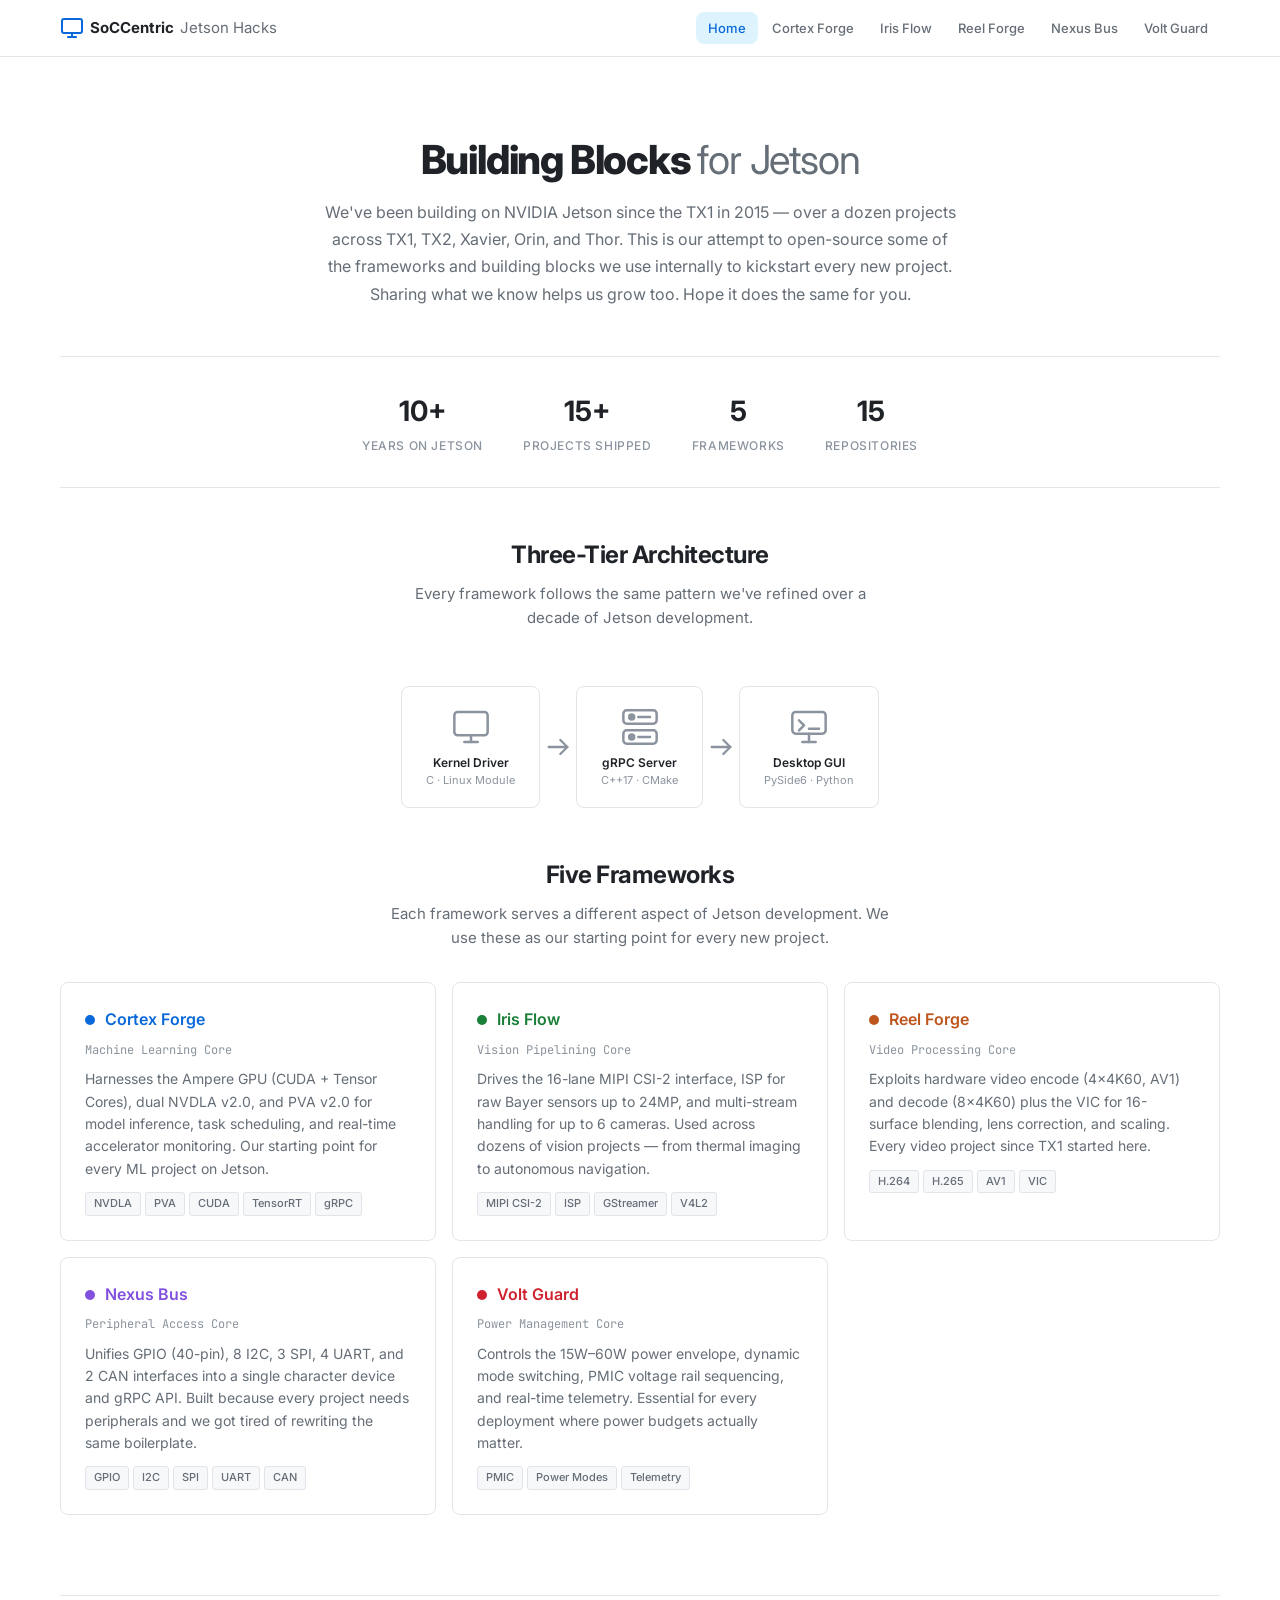
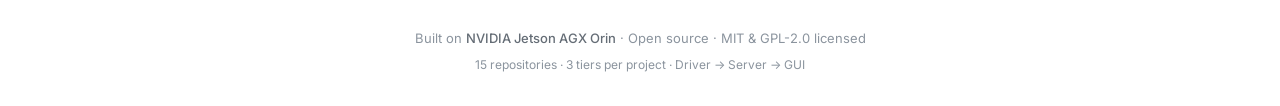
<file: index.html>
<!DOCTYPE html>
<html lang="en">
<head>
  <meta charset="UTF-8">
  <meta name="viewport" content="width=device-width, initial-scale=1.0">
  <title>SoCCentric Jetson Hacks — Building Blocks for Jetson</title>
  <link rel="stylesheet" href="style.css">
  <link rel="icon" type="image/svg+xml" href="data:image/svg+xml,<svg xmlns='http://www.w3.org/2000/svg' viewBox='0 0 100 100'><text y='.9em' font-size='90' fill='%230969da'>⚡</text></svg>">
</head>
<body>

  <nav class="nav">
    <div class="nav-inner">
      <a href="index.html" class="nav-logo">
        <svg class="logo-icon" viewBox="0 0 24 24" fill="none" stroke="currentColor" stroke-width="2" stroke-linecap="round" stroke-linejoin="round">
          <rect x="2" y="3" width="20" height="14" rx="2"/><line x1="8" y1="21" x2="16" y2="21"/><line x1="12" y1="17" x2="12" y2="21"/>
        </svg>
        SoCCentric <span>Jetson Hacks</span>
      </a>
      <ul class="nav-links">
        <li><a href="index.html" class="active">Home</a></li>
        <li><a href="cortex-forge.html">Cortex Forge</a></li>
        <li><a href="iris-flow.html">Iris Flow</a></li>
        <li><a href="reel-forge.html">Reel Forge</a></li>
        <li><a href="nexus-bus.html">Nexus Bus</a></li>
        <li><a href="volt-guard.html">Volt Guard</a></li>
      </ul>
    </div>
  </nav>

  <div class="container">

    <div class="hero">
      <h1>Building Blocks <span>for Jetson</span></h1>
      <p>We've been building on NVIDIA Jetson since the TX1 in 2015 — over a dozen projects across TX1, TX2, Xavier, Orin, and Thor. This is our attempt to open-source some of the frameworks and building blocks we use internally to kickstart every new project. Sharing what we know helps us grow too. Hope it does the same for you.</p>
    </div>

    <div class="stats">
      <div class="stat-item">
        <div class="stat-num">10+</div>
        <div class="stat-label">Years on Jetson</div>
      </div>
      <div class="stat-item">
        <div class="stat-num">15+</div>
        <div class="stat-label">Projects Shipped</div>
      </div>
      <div class="stat-item">
        <div class="stat-num">5</div>
        <div class="stat-label">Frameworks</div>
      </div>
      <div class="stat-item">
        <div class="stat-num">15</div>
        <div class="stat-label">Repositories</div>
      </div>
    </div>

    <div class="section-header">
      <h2>Three-Tier Architecture</h2>
      <p>Every framework follows the same pattern we've refined over a decade of Jetson development.</p>
    </div>

    <div class="flow-track">
      <div class="flow-step">
        <svg class="step-icon" viewBox="0 0 24 24" fill="none" stroke="currentColor" stroke-width="1.5" stroke-linecap="round" stroke-linejoin="round">
          <rect x="2" y="3" width="20" height="14" rx="2"/><line x1="8" y1="21" x2="16" y2="21"/><line x1="12" y1="17" x2="12" y2="21"/>
        </svg>
        <span class="step-label">Kernel Driver<small>C · Linux Module</small></span>
      </div>
      <div class="flow-connector">
        <svg viewBox="0 0 24 24" fill="none" stroke="currentColor" stroke-width="2" stroke-linecap="round" stroke-linejoin="round"><path d="M4 12h16"/><polyline points="14 6 20 12 14 18"/></svg>
      </div>
      <div class="flow-step">
        <svg class="step-icon" viewBox="0 0 24 24" fill="none" stroke="currentColor" stroke-width="1.5" stroke-linecap="round" stroke-linejoin="round">
          <rect x="2" y="2" width="20" height="8" rx="2"/><rect x="2" y="14" width="20" height="8" rx="2"/><circle cx="7" cy="6" r="1.5" fill="currentColor"/><circle cx="7" cy="18" r="1.5" fill="currentColor"/><line x1="11" y1="6" x2="18" y2="6"/><line x1="11" y1="18" x2="18" y2="18"/>
        </svg>
        <span class="step-label">gRPC Server<small>C++17 · CMake</small></span>
      </div>
      <div class="flow-connector">
        <svg viewBox="0 0 24 24" fill="none" stroke="currentColor" stroke-width="2" stroke-linecap="round" stroke-linejoin="round"><path d="M4 12h16"/><polyline points="14 6 20 12 14 18"/></svg>
      </div>
      <div class="flow-step">
        <svg class="step-icon" viewBox="0 0 24 24" fill="none" stroke="currentColor" stroke-width="1.5" stroke-linecap="round" stroke-linejoin="round">
          <rect x="2" y="3" width="20" height="13" rx="2"/><line x1="8" y1="21" x2="16" y2="21"/><line x1="12" y1="16" x2="12" y2="21"/><polyline points="6 8 9 11 6 14"/><line x1="12" y1="13" x2="18" y2="13"/>
        </svg>
        <span class="step-label">Desktop GUI<small>PySide6 · Python</small></span>
      </div>
    </div>

    <div class="section-header">
      <h2>Five Frameworks</h2>
      <p>Each framework serves a different aspect of Jetson development. We use these as our starting point for every new project.</p>
    </div>

    <div class="projects">

      <a href="cortex-forge.html" class="project-card">
        <div class="card-top">
          <div class="color-dot" style="background:var(--cf)"></div>
          <h2 style="color:var(--cf)">Cortex Forge</h2>
        </div>
        <div class="card-subtitle">Machine Learning Core</div>
        <p class="summary">Harnesses the Ampere GPU (CUDA + Tensor Cores), dual NVDLA v2.0, and PVA v2.0 for model inference, task scheduling, and real-time accelerator monitoring. Our starting point for every ML project on Jetson.</p>
        <div class="tags">
          <span class="tag">NVDLA</span>
          <span class="tag">PVA</span>
          <span class="tag">CUDA</span>
          <span class="tag">TensorRT</span>
          <span class="tag">gRPC</span>
        </div>
      </a>

      <a href="iris-flow.html" class="project-card">
        <div class="card-top">
          <div class="color-dot" style="background:var(--if)"></div>
          <h2 style="color:var(--if)">Iris Flow</h2>
        </div>
        <div class="card-subtitle">Vision Pipelining Core</div>
        <p class="summary">Drives the 16-lane MIPI CSI-2 interface, ISP for raw Bayer sensors up to 24MP, and multi-stream handling for up to 6 cameras. Used across dozens of vision projects — from thermal imaging to autonomous navigation.</p>
        <div class="tags">
          <span class="tag">MIPI CSI-2</span>
          <span class="tag">ISP</span>
          <span class="tag">GStreamer</span>
          <span class="tag">V4L2</span>
        </div>
      </a>

      <a href="reel-forge.html" class="project-card">
        <div class="card-top">
          <div class="color-dot" style="background:var(--rf)"></div>
          <h2 style="color:var(--rf)">Reel Forge</h2>
        </div>
        <div class="card-subtitle">Video Processing Core</div>
        <p class="summary">Exploits hardware video encode (4×4K60, AV1) and decode (8×4K60) plus the VIC for 16-surface blending, lens correction, and scaling. Every video project since TX1 started here.</p>
        <div class="tags">
          <span class="tag">H.264</span>
          <span class="tag">H.265</span>
          <span class="tag">AV1</span>
          <span class="tag">VIC</span>
        </div>
      </a>

      <a href="nexus-bus.html" class="project-card">
        <div class="card-top">
          <div class="color-dot" style="background:var(--nb)"></div>
          <h2 style="color:var(--nb)">Nexus Bus</h2>
        </div>
        <div class="card-subtitle">Peripheral Access Core</div>
        <p class="summary">Unifies GPIO (40-pin), 8 I2C, 3 SPI, 4 UART, and 2 CAN interfaces into a single character device and gRPC API. Built because every project needs peripherals and we got tired of rewriting the same boilerplate.</p>
        <div class="tags">
          <span class="tag">GPIO</span>
          <span class="tag">I2C</span>
          <span class="tag">SPI</span>
          <span class="tag">UART</span>
          <span class="tag">CAN</span>
        </div>
      </a>

      <a href="volt-guard.html" class="project-card">
        <div class="card-top">
          <div class="color-dot" style="background:var(--vg)"></div>
          <h2 style="color:var(--vg)">Volt Guard</h2>
        </div>
        <div class="card-subtitle">Power Management Core</div>
        <p class="summary">Controls the 15W–60W power envelope, dynamic mode switching, PMIC voltage rail sequencing, and real-time telemetry. Essential for every deployment where power budgets actually matter.</p>
        <div class="tags">
          <span class="tag">PMIC</span>
          <span class="tag">Power Modes</span>
          <span class="tag">Telemetry</span>
        </div>
      </a>

    </div>

    <div class="footer">
      <p>Built on <a href="https://www.nvidia.com/en-us/autonomous-machines/embedded-systems/jetson-orin/">NVIDIA Jetson AGX Orin</a> · Open source · MIT &amp; GPL-2.0 licensed</p>
      <p style="margin-top:6px;font-size:12px;color:var(--text-tertiary);">15 repositories · 3 tiers per project · Driver → Server → GUI</p>
    </div>

  </div>
</body>
</html>
</file>
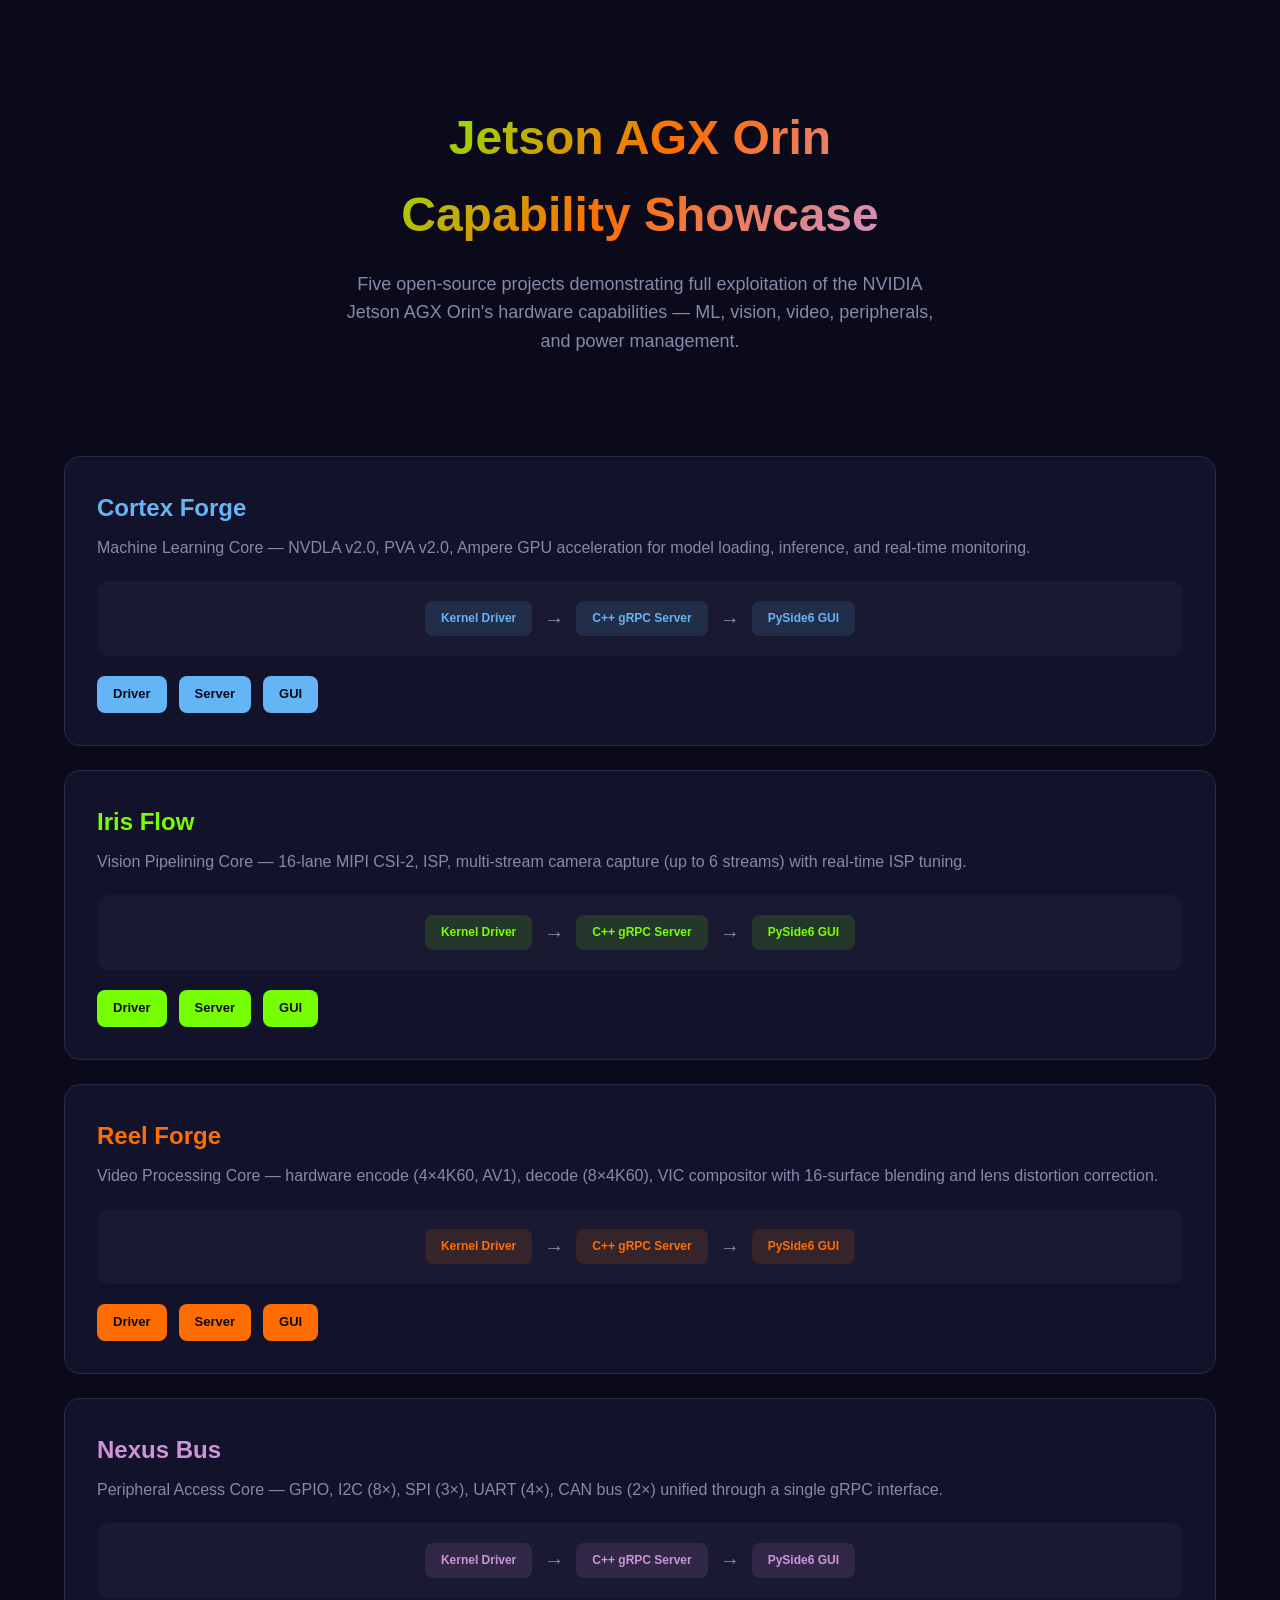
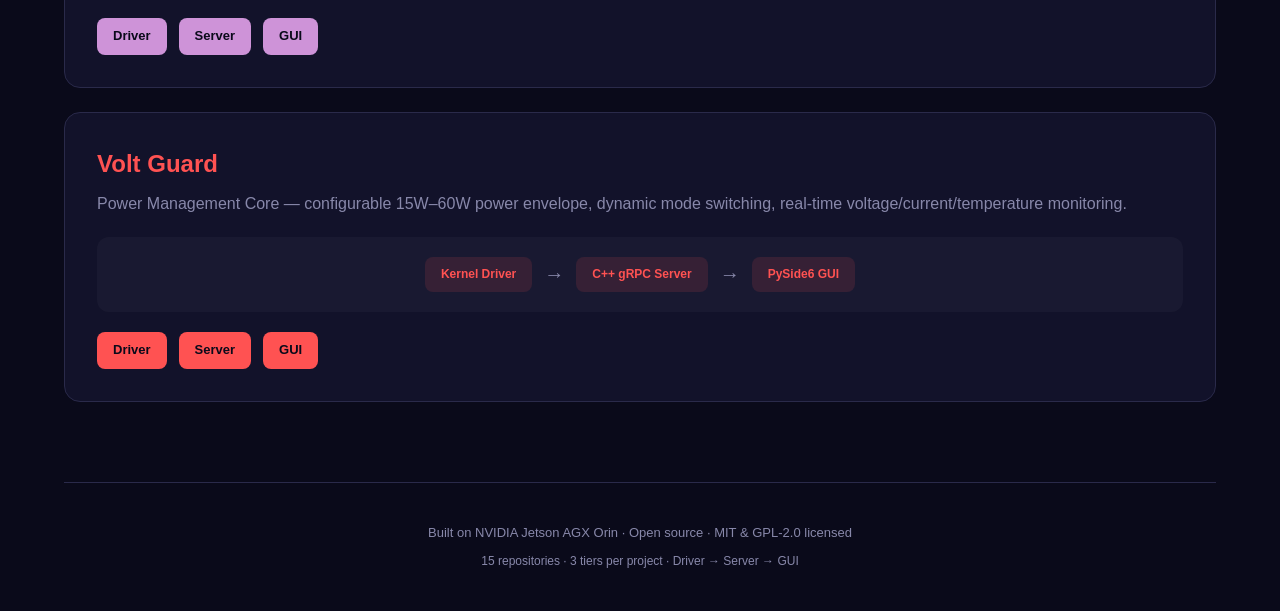
<file: src/index.html>
<!DOCTYPE html>
<html lang="en">
<head>
<meta charset="UTF-8">
<meta name="viewport" content="width=device-width, initial-scale=1.0">
<title>Jetson AGX Orin — Capability Showcase</title>
<style>
:root {
  --bg: #0a0a1a; --surface: #12122a; --border: #2a2a4a;
  --text: #e0e0e0; --muted: #8888aa;
  --cf: #64b5f6; --if: #76ff03; --rf: #ff6d00; --nb: #ce93d8; --vg: #ff5252;
}
* { margin: 0; padding: 0; box-sizing: border-box; }
body { font-family: -apple-system, 'SF Pro Display', 'Segoe UI', sans-serif; background: var(--bg); color: var(--text); line-height: 1.6; }
.container { max-width: 1200px; margin: 0 auto; padding: 0 24px; }

/* Hero */
.hero { text-align: center; padding: 100px 0 60px; }
.hero h1 { font-size: 48px; font-weight: 800; background: linear-gradient(135deg, #64b5f6, #76ff03, #ff6d00, #ce93d8, #ff5252); -webkit-background-clip: text; -webkit-text-fill-color: transparent; margin-bottom: 16px; }
.hero p { color: var(--muted); font-size: 18px; max-width: 600px; margin: 0 auto; }

/* Projects */
.projects { display: grid; gap: 24px; padding: 40px 0; }
.project { background: var(--surface); border: 1px solid var(--border); border-radius: 16px; padding: 32px; transition: transform .3s, box-shadow .3s; cursor: default; }
.project:hover { transform: translateY(-4px); box-shadow: 0 8px 32px rgba(0,0,0,.3); }
.project h2 { font-size: 24px; margin-bottom: 8px; }
.project .desc { color: var(--muted); margin-bottom: 20px; }
.project .arch { display: flex; gap: 12px; align-items: center; justify-content: center; padding: 20px; background: rgba(255,255,255,.03); border-radius: 12px; margin-bottom: 20px; font-size: 13px; }
.project .arch .box { padding: 8px 16px; border-radius: 8px; font-weight: 600; font-size: 12px; }
.project .arch .arrow { color: var(--muted); font-size: 20px; }
.repos { display: flex; gap: 12px; flex-wrap: wrap; }
.repo { display: inline-block; padding: 8px 16px; border-radius: 8px; text-decoration: none; font-size: 13px; font-weight: 600; transition: opacity .2s; }
.repo:hover { opacity: .8; }

/* Project colors */
.cf .arch .box { background: #64b5f620; color: #64b5f6; }
.cf .repo { background: #64b5f6; color: #0a0a1a; }
.cf h2 { color: #64b5f6; }
.if .arch .box { background: #76ff0320; color: #76ff03; }
.if .repo { background: #76ff03; color: #0a0a1a; }
.if h2 { color: #76ff03; }
.rf .arch .box { background: #ff6d0020; color: #ff6d00; }
.rf .repo { background: #ff6d00; color: #0a0a1a; }
.rf h2 { color: #ff6d00; }
.nb .arch .box { background: #ce93d820; color: #ce93d8; }
.nb .repo { background: #ce93d8; color: #0a0a1a; }
.nb h2 { color: #ce93d8; }
.vg .arch .box { background: #ff525220; color: #ff5252; }
.vg .repo { background: #ff5252; color: #0a0a1a; }
.vg h2 { color: #ff5252; }

/* Footer */
.footer { text-align: center; padding: 40px 0; color: var(--muted); font-size: 13px; border-top: 1px solid var(--border); margin-top: 40px; }

/* Animations */
@keyframes fadeUp { from { opacity: 0; transform: translateY(20px); } to { opacity: 1; transform: translateY(0); } }
.project { animation: fadeUp .6s ease both; }
.project:nth-child(1) { animation-delay: .1s; }
.project:nth-child(2) { animation-delay: .2s; }
.project:nth-child(3) { animation-delay: .3s; }
.project:nth-child(4) { animation-delay: .4s; }
.project:nth-child(5) { animation-delay: .5s; }

@media (max-width: 768px) {
  .hero h1 { font-size: 32px; }
  .project .arch { flex-direction: column; }
  .project .arch .arrow { transform: rotate(90deg); }
}
</style>
</head>
<body>
<div class="container">
  <div class="hero">
    <h1>Jetson AGX Orin<br>Capability Showcase</h1>
    <p>Five open-source projects demonstrating full exploitation of the NVIDIA Jetson AGX Orin's hardware capabilities — ML, vision, video, peripherals, and power management.</p>
  </div>

  <div class="projects">
    <!-- Cortex Forge -->
    <div class="project cf">
      <h2>Cortex Forge</h2>
      <p class="desc">Machine Learning Core — NVDLA v2.0, PVA v2.0, Ampere GPU acceleration for model loading, inference, and real-time monitoring.</p>
      <div class="arch">
        <span class="box">Kernel Driver</span>
        <span class="arrow">→</span>
        <span class="box">C++ gRPC Server</span>
        <span class="arrow">→</span>
        <span class="box">PySide6 GUI</span>
      </div>
      <div class="repos">
        <a class="repo" href="https://github.com/soccentric-jetson-oss/cortex-forge-driver">Driver</a>
        <a class="repo" href="https://github.com/soccentric-jetson-oss/cortex-forge-server">Server</a>
        <a class="repo" href="https://github.com/soccentric-jetson-oss/cortex-forge-gui">GUI</a>
      </div>
    </div>

    <!-- Iris Flow -->
    <div class="project if">
      <h2>Iris Flow</h2>
      <p class="desc">Vision Pipelining Core — 16-lane MIPI CSI-2, ISP, multi-stream camera capture (up to 6 streams) with real-time ISP tuning.</p>
      <div class="arch">
        <span class="box">Kernel Driver</span>
        <span class="arrow">→</span>
        <span class="box">C++ gRPC Server</span>
        <span class="arrow">→</span>
        <span class="box">PySide6 GUI</span>
      </div>
      <div class="repos">
        <a class="repo" href="https://github.com/soccentric-jetson-oss/iris-flow-driver">Driver</a>
        <a class="repo" href="https://github.com/soccentric-jetson-oss/iris-flow-server">Server</a>
        <a class="repo" href="https://github.com/soccentric-jetson-oss/iris-flow-gui">GUI</a>
      </div>
    </div>

    <!-- Reel Forge -->
    <div class="project rf">
      <h2>Reel Forge</h2>
      <p class="desc">Video Processing Core — hardware encode (4×4K60, AV1), decode (8×4K60), VIC compositor with 16-surface blending and lens distortion correction.</p>
      <div class="arch">
        <span class="box">Kernel Driver</span>
        <span class="arrow">→</span>
        <span class="box">C++ gRPC Server</span>
        <span class="arrow">→</span>
        <span class="box">PySide6 GUI</span>
      </div>
      <div class="repos">
        <a class="repo" href="https://github.com/soccentric-jetson-oss/reel-forge-driver">Driver</a>
        <a class="repo" href="https://github.com/soccentric-jetson-oss/reel-forge-server">Server</a>
        <a class="repo" href="https://github.com/soccentric-jetson-oss/reel-forge-gui">GUI</a>
      </div>
    </div>

    <!-- Nexus Bus -->
    <div class="project nb">
      <h2>Nexus Bus</h2>
      <p class="desc">Peripheral Access Core — GPIO, I2C (8×), SPI (3×), UART (4×), CAN bus (2×) unified through a single gRPC interface.</p>
      <div class="arch">
        <span class="box">Kernel Driver</span>
        <span class="arrow">→</span>
        <span class="box">C++ gRPC Server</span>
        <span class="arrow">→</span>
        <span class="box">PySide6 GUI</span>
      </div>
      <div class="repos">
        <a class="repo" href="https://github.com/soccentric-jetson-oss/nexus-bus-driver">Driver</a>
        <a class="repo" href="https://github.com/soccentric-jetson-oss/nexus-bus-server">Server</a>
        <a class="repo" href="https://github.com/soccentric-jetson-oss/nexus-bus-gui">GUI</a>
      </div>
    </div>

    <!-- Volt Guard -->
    <div class="project vg">
      <h2>Volt Guard</h2>
      <p class="desc">Power Management Core — configurable 15W–60W power envelope, dynamic mode switching, real-time voltage/current/temperature monitoring.</p>
      <div class="arch">
        <span class="box">Kernel Driver</span>
        <span class="arrow">→</span>
        <span class="box">C++ gRPC Server</span>
        <span class="arrow">→</span>
        <span class="box">PySide6 GUI</span>
      </div>
      <div class="repos">
        <a class="repo" href="https://github.com/soccentric-jetson-oss/volt-guard-driver">Driver</a>
        <a class="repo" href="https://github.com/soccentric-jetson-oss/volt-guard-server">Server</a>
        <a class="repo" href="https://github.com/soccentric-jetson-oss/volt-guard-gui">GUI</a>
      </div>
    </div>
  </div>

  <div class="footer">
    <p>Built on NVIDIA Jetson AGX Orin · Open source · MIT &amp; GPL-2.0 licensed</p>
    <p style="margin-top:8px;font-size:12px;">15 repositories · 3 tiers per project · Driver → Server → GUI</p>
  </div>
</div>
</body>
</html>
</file>
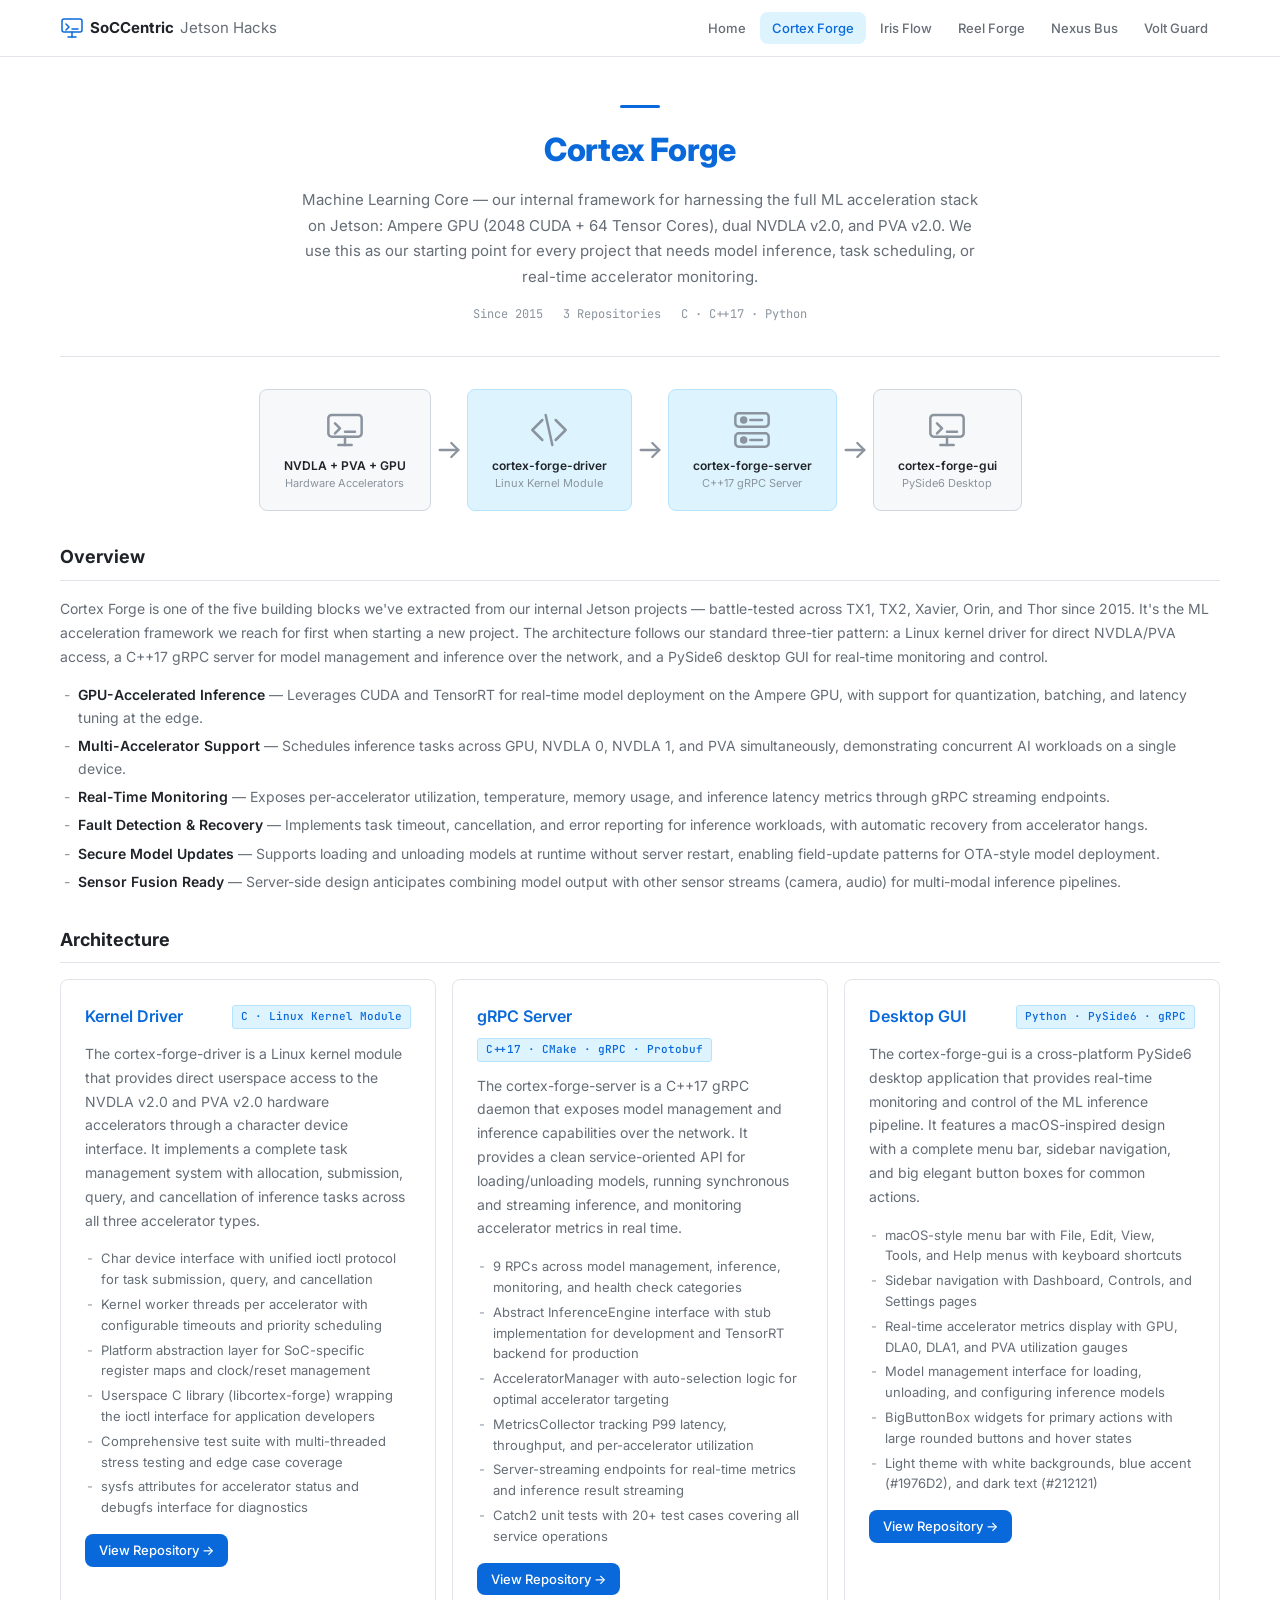
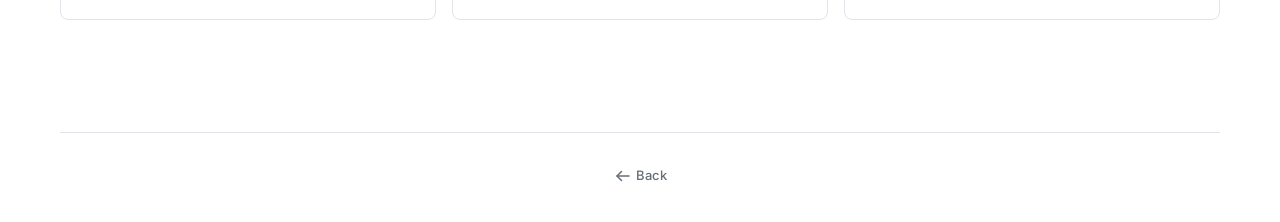
<file: cortex-forge.html>
<!DOCTYPE html>
<html lang="en">
<head>
  <meta charset="UTF-8">
  <meta name="viewport" content="width=device-width, initial-scale=1.0">
  <title>Cortex Forge — ML Core | SoCCentric Jetson Hacks</title>
  <link rel="stylesheet" href="style.css">
  <link rel="icon" type="image/svg+xml" href="data:image/svg+xml,<svg xmlns='http://www.w3.org/2000/svg' viewBox='0 0 100 100'><text y='.9em' font-size='90' fill='%230969da'>⚡</text></svg>">
  <style>
    .project-header h1 { color: var(--cf); }
    .sub-card h3 { color: var(--cf); }
    .sub-card .repo-link { background: var(--cf); }
    .sub-card .tech { background: #ddf4ff; color: var(--cf); border-color: #b6e3ff; }
  </style>
</head>
<body>

  <nav class="nav">
    <div class="nav-inner">
      <a href="index.html" class="nav-logo">
        <svg class="logo-icon" viewBox="0 0 24 24" fill="none" stroke="currentColor" stroke-width="1.5" stroke-linecap="round" stroke-linejoin="round">
          <rect x="2" y="3" width="20" height="13" rx="2"/><line x1="8" y1="21" x2="16" y2="21"/><line x1="12" y1="16" x2="12" y2="21"/><polyline points="6 8 9 11 6 14"/><line x1="12" y1="13" x2="18" y2="13"/>
        </svg>
        SoCCentric <span>Jetson Hacks</span>
      </a>
      <ul class="nav-links">
        <li><a href="index.html">Home</a></li>
        <li><a href="cortex-forge.html" class="active">Cortex Forge</a></li>
        <li><a href="iris-flow.html">Iris Flow</a></li>
        <li><a href="reel-forge.html">Reel Forge</a></li>
        <li><a href="nexus-bus.html">Nexus Bus</a></li>
        <li><a href="volt-guard.html">Volt Guard</a></li>
      </ul>
    </div>
  </nav>

  <div class="container">
    <div class="project-page">

      <div class="project-header">
        <div class="color-bar" style="background:var(--cf)"></div>
        <h1>Cortex Forge</h1>
        <p class="subtitle">Machine Learning Core — our internal framework for harnessing the full ML acceleration stack on Jetson: Ampere GPU (2048 CUDA + 64 Tensor Cores), dual NVDLA v2.0, and PVA v2.0. We use this as our starting point for every project that needs model inference, task scheduling, or real-time accelerator monitoring.</p>
        <div class="project-meta">
          <span>Since 2015</span>
          <span>3 Repositories</span>
          <span>C · C++17 · Python</span>
        </div>
      </div>

      <div class="flow-track" style="padding:0 0 32px">
        <div class="flow-step" style="background:#f6f8fa;border-color:#d0d7de;">
          <svg class="step-icon" viewBox="0 0 24 24" fill="none" stroke="currentColor" stroke-width="1.5" stroke-linecap="round" stroke-linejoin="round"><rect x="2" y="3" width="20" height="13" rx="2"/><line x1="8" y1="21" x2="16" y2="21"/><line x1="12" y1="16" x2="12" y2="21"/><polyline points="6 8 9 11 6 14"/><line x1="12" y1="13" x2="18" y2="13"/></svg>
          <span class="step-label">NVDLA + PVA + GPU<small>Hardware Accelerators</small></span>
        </div>
        <div class="flow-connector"><svg viewBox="0 0 24 24" fill="none" stroke="currentColor" stroke-width="2" stroke-linecap="round" stroke-linejoin="round"><path d="M4 12h16"/><polyline points="14 6 20 12 14 18"/></svg></div>
        <div class="flow-step" style="background:#ddf4ff;border-color:#b6e3ff;">
          <svg class="step-icon" viewBox="0 0 24 24" fill="none" stroke="currentColor" stroke-width="1.5" stroke-linecap="round" stroke-linejoin="round"><polyline points="16 18 22 12 16 6"/><polyline points="8 6 2 12 8 18"/><line x1="10" y1="3" x2="14" y2="21"/></svg>
          <span class="step-label">cortex-forge-driver<small>Linux Kernel Module</small></span>
        </div>
        <div class="flow-connector"><svg viewBox="0 0 24 24" fill="none" stroke="currentColor" stroke-width="2" stroke-linecap="round" stroke-linejoin="round"><path d="M4 12h16"/><polyline points="14 6 20 12 14 18"/></svg></div>
        <div class="flow-step" style="background:#ddf4ff;border-color:#b6e3ff;">
          <svg class="step-icon" viewBox="0 0 24 24" fill="none" stroke="currentColor" stroke-width="1.5" stroke-linecap="round" stroke-linejoin="round"><rect x="2" y="2" width="20" height="8" rx="2"/><rect x="2" y="14" width="20" height="8" rx="2"/><circle cx="7" cy="6" r="1.5" fill="currentColor"/><circle cx="7" cy="18" r="1.5" fill="currentColor"/><line x1="11" y1="6" x2="18" y2="6"/><line x1="11" y1="18" x2="18" y2="18"/></svg>
          <span class="step-label">cortex-forge-server<small>C++17 gRPC Server</small></span>
        </div>
        <div class="flow-connector"><svg viewBox="0 0 24 24" fill="none" stroke="currentColor" stroke-width="2" stroke-linecap="round" stroke-linejoin="round"><path d="M4 12h16"/><polyline points="14 6 20 12 14 18"/></svg></div>
        <div class="flow-step" style="background:#f6f8fa;border-color:#d0d7de;">
          <svg class="step-icon" viewBox="0 0 24 24" fill="none" stroke="currentColor" stroke-width="1.5" stroke-linecap="round" stroke-linejoin="round"><rect x="2" y="3" width="20" height="13" rx="2"/><line x1="8" y1="21" x2="16" y2="21"/><line x1="12" y1="16" x2="12" y2="21"/><polyline points="6 8 9 11 6 14"/><line x1="12" y1="13" x2="18" y2="13"/></svg>
          <span class="step-label">cortex-forge-gui<small>PySide6 Desktop</small></span>
        </div>
      </div>

      <div class="section">
        <h2>Overview</h2>
        <p>Cortex Forge is one of the five building blocks we've extracted from our internal Jetson projects — battle-tested across TX1, TX2, Xavier, Orin, and Thor since 2015. It's the ML acceleration framework we reach for first when starting a new project. The architecture follows our standard three-tier pattern: a Linux kernel driver for direct NVDLA/PVA access, a C++17 gRPC server for model management and inference over the network, and a PySide6 desktop GUI for real-time monitoring and control.</p>
        <ul>
          <li><strong>GPU-Accelerated Inference</strong> — Leverages CUDA and TensorRT for real-time model deployment on the Ampere GPU, with support for quantization, batching, and latency tuning at the edge.</li>
          <li><strong>Multi-Accelerator Support</strong> — Schedules inference tasks across GPU, NVDLA 0, NVDLA 1, and PVA simultaneously, demonstrating concurrent AI workloads on a single device.</li>
          <li><strong>Real-Time Monitoring</strong> — Exposes per-accelerator utilization, temperature, memory usage, and inference latency metrics through gRPC streaming endpoints.</li>
          <li><strong>Fault Detection &amp; Recovery</strong> — Implements task timeout, cancellation, and error reporting for inference workloads, with automatic recovery from accelerator hangs.</li>
          <li><strong>Secure Model Updates</strong> — Supports loading and unloading models at runtime without server restart, enabling field-update patterns for OTA-style model deployment.</li>
          <li><strong>Sensor Fusion Ready</strong> — Server-side design anticipates combining model output with other sensor streams (camera, audio) for multi-modal inference pipelines.</li>
        </ul>
      </div>

      <div class="section">
        <h2>Architecture</h2>
        <div class="sub-grid">

          <div class="sub-card">
            <div class="sub-header">
              <h3>Kernel Driver</h3>
              <span class="tech">C · Linux Kernel Module</span>
            </div>
            <p>The cortex-forge-driver is a Linux kernel module that provides direct userspace access to the NVDLA v2.0 and PVA v2.0 hardware accelerators through a character device interface. It implements a complete task management system with allocation, submission, query, and cancellation of inference tasks across all three accelerator types.</p>
            <ul>
              <li>Char device interface with unified ioctl protocol for task submission, query, and cancellation</li>
              <li>Kernel worker threads per accelerator with configurable timeouts and priority scheduling</li>
              <li>Platform abstraction layer for SoC-specific register maps and clock/reset management</li>
              <li>Userspace C library (libcortex-forge) wrapping the ioctl interface for application developers</li>
              <li>Comprehensive test suite with multi-threaded stress testing and edge case coverage</li>
              <li>sysfs attributes for accelerator status and debugfs interface for diagnostics</li>
            </ul>
            <a class="repo-link" href="https://github.com/soccentric-jetson-oss/cortex-forge-driver">View Repository →</a>
          </div>

          <div class="sub-card">
            <div class="sub-header">
              <h3>gRPC Server</h3>
              <span class="tech">C++17 · CMake · gRPC · Protobuf</span>
            </div>
            <p>The cortex-forge-server is a C++17 gRPC daemon that exposes model management and inference capabilities over the network. It provides a clean service-oriented API for loading/unloading models, running synchronous and streaming inference, and monitoring accelerator metrics in real time.</p>
            <ul>
              <li>9 RPCs across model management, inference, monitoring, and health check categories</li>
              <li>Abstract InferenceEngine interface with stub implementation for development and TensorRT backend for production</li>
              <li>AcceleratorManager with auto-selection logic for optimal accelerator targeting</li>
              <li>MetricsCollector tracking P99 latency, throughput, and per-accelerator utilization</li>
              <li>Server-streaming endpoints for real-time metrics and inference result streaming</li>
              <li>Catch2 unit tests with 20+ test cases covering all service operations</li>
            </ul>
            <a class="repo-link" href="https://github.com/soccentric-jetson-oss/cortex-forge-server">View Repository →</a>
          </div>

          <div class="sub-card">
            <div class="sub-header">
              <h3>Desktop GUI</h3>
              <span class="tech">Python · PySide6 · gRPC</span>
            </div>
            <p>The cortex-forge-gui is a cross-platform PySide6 desktop application that provides real-time monitoring and control of the ML inference pipeline. It features a macOS-inspired design with a complete menu bar, sidebar navigation, and big elegant button boxes for common actions.</p>
            <ul>
              <li>macOS-style menu bar with File, Edit, View, Tools, and Help menus with keyboard shortcuts</li>
              <li>Sidebar navigation with Dashboard, Controls, and Settings pages</li>
              <li>Real-time accelerator metrics display with GPU, DLA0, DLA1, and PVA utilization gauges</li>
              <li>Model management interface for loading, unloading, and configuring inference models</li>
              <li>BigButtonBox widgets for primary actions with large rounded buttons and hover states</li>
              <li>Light theme with white backgrounds, blue accent (#1976D2), and dark text (#212121)</li>
            </ul>
            <a class="repo-link" href="https://github.com/soccentric-jetson-oss/cortex-forge-gui">View Repository →</a>
          </div>

        </div>
      </div>

    </div>

    <div class="footer">
      <p><a href="index.html" class="back-link">
        <svg viewBox="0 0 24 24" fill="none" stroke="currentColor" stroke-width="2" stroke-linecap="round" stroke-linejoin="round"><path d="M20 12H4"/><polyline points="10 6 4 12 10 18"/></svg>
        Back
      </a></p>
    </div>
  </div>

</body>
</html>
</file>
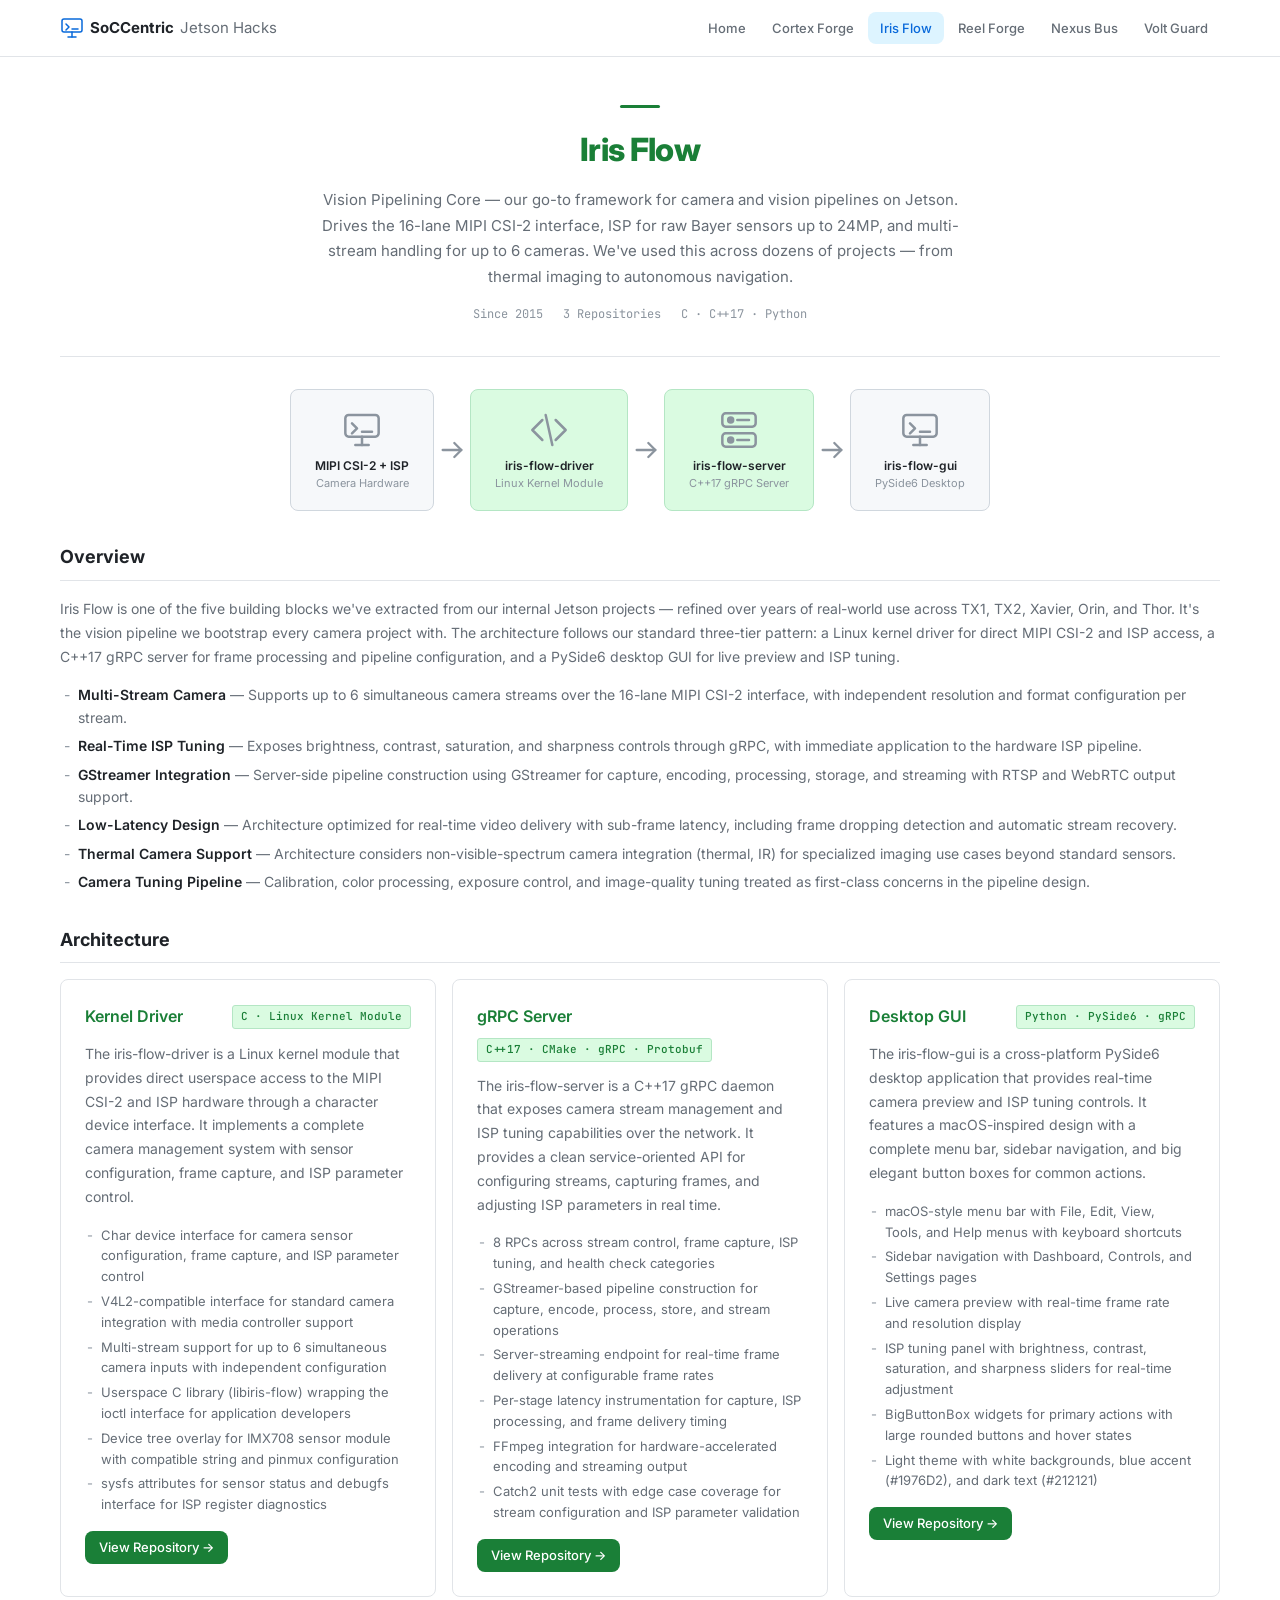
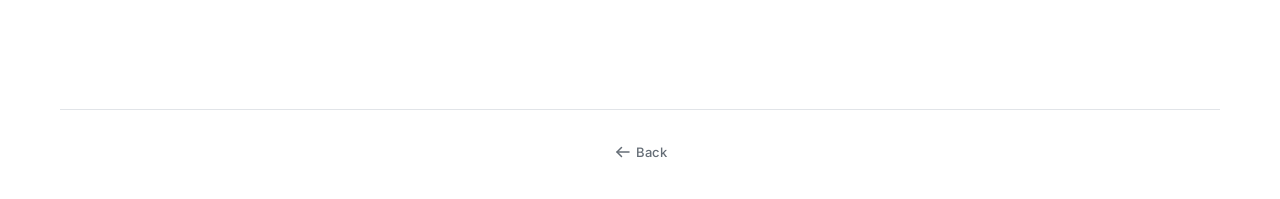
<file: iris-flow.html>
<!DOCTYPE html>
<html lang="en">
<head>
  <meta charset="UTF-8">
  <meta name="viewport" content="width=device-width, initial-scale=1.0">
  <title>Iris Flow — Vision Core | SoCCentric Jetson Hacks</title>
  <link rel="stylesheet" href="style.css">
  <link rel="icon" type="image/svg+xml" href="data:image/svg+xml,<svg xmlns='http://www.w3.org/2000/svg' viewBox='0 0 100 100'><text y='.9em' font-size='90' fill='%231a7f37'>⚡</text></svg>">
  <style>
    .project-header h1 { color: var(--if); }
    .sub-card h3 { color: var(--if); }
    .sub-card .repo-link { background: var(--if); }
    .sub-card .tech { background: #dafbe1; color: var(--if); border-color: #b4e6c4; }
  </style>
</head>
<body>

  <nav class="nav">
    <div class="nav-inner">
      <a href="index.html" class="nav-logo">
        <svg class="logo-icon" viewBox="0 0 24 24" fill="none" stroke="currentColor" stroke-width="1.5" stroke-linecap="round" stroke-linejoin="round">
          <rect x="2" y="3" width="20" height="13" rx="2"/><line x1="8" y1="21" x2="16" y2="21"/><line x1="12" y1="16" x2="12" y2="21"/><polyline points="6 8 9 11 6 14"/><line x1="12" y1="13" x2="18" y2="13"/>
        </svg>
        SoCCentric <span>Jetson Hacks</span>
      </a>
      <ul class="nav-links">
        <li><a href="index.html">Home</a></li>
        <li><a href="cortex-forge.html">Cortex Forge</a></li>
        <li><a href="iris-flow.html" class="active">Iris Flow</a></li>
        <li><a href="reel-forge.html">Reel Forge</a></li>
        <li><a href="nexus-bus.html">Nexus Bus</a></li>
        <li><a href="volt-guard.html">Volt Guard</a></li>
      </ul>
    </div>
  </nav>

  <div class="container">
    <div class="project-page">

      <div class="project-header">
        <div class="color-bar" style="background:var(--if)"></div>
        <h1>Iris Flow</h1>
        <p class="subtitle">Vision Pipelining Core — our go-to framework for camera and vision pipelines on Jetson. Drives the 16-lane MIPI CSI-2 interface, ISP for raw Bayer sensors up to 24MP, and multi-stream handling for up to 6 cameras. We've used this across dozens of projects — from thermal imaging to autonomous navigation.</p>
        <div class="project-meta">
          <span>Since 2015</span>
          <span>3 Repositories</span>
          <span>C · C++17 · Python</span>
        </div>
      </div>

      <div class="flow-track" style="padding:0 0 32px">
        <div class="flow-step" style="background:#f6f8fa;border-color:#d0d7de;">
          <svg class="step-icon" viewBox="0 0 24 24" fill="none" stroke="currentColor" stroke-width="1.5" stroke-linecap="round" stroke-linejoin="round"><rect x="2" y="3" width="20" height="13" rx="2"/><line x1="8" y1="21" x2="16" y2="21"/><line x1="12" y1="16" x2="12" y2="21"/><polyline points="6 8 9 11 6 14"/><line x1="12" y1="13" x2="18" y2="13"/></svg>
          <span class="step-label">MIPI CSI-2 + ISP<small>Camera Hardware</small></span>
        </div>
        <div class="flow-connector"><svg viewBox="0 0 24 24" fill="none" stroke="currentColor" stroke-width="2" stroke-linecap="round" stroke-linejoin="round"><path d="M4 12h16"/><polyline points="14 6 20 12 14 18"/></svg></div>
        <div class="flow-step" style="background:#dafbe1;border-color:#b4e6c4;">
          <svg class="step-icon" viewBox="0 0 24 24" fill="none" stroke="currentColor" stroke-width="1.5" stroke-linecap="round" stroke-linejoin="round"><polyline points="16 18 22 12 16 6"/><polyline points="8 6 2 12 8 18"/><line x1="10" y1="3" x2="14" y2="21"/></svg>
          <span class="step-label">iris-flow-driver<small>Linux Kernel Module</small></span>
        </div>
        <div class="flow-connector"><svg viewBox="0 0 24 24" fill="none" stroke="currentColor" stroke-width="2" stroke-linecap="round" stroke-linejoin="round"><path d="M4 12h16"/><polyline points="14 6 20 12 14 18"/></svg></div>
        <div class="flow-step" style="background:#dafbe1;border-color:#b4e6c4;">
          <svg class="step-icon" viewBox="0 0 24 24" fill="none" stroke="currentColor" stroke-width="1.5" stroke-linecap="round" stroke-linejoin="round"><rect x="2" y="2" width="20" height="8" rx="2"/><rect x="2" y="14" width="20" height="8" rx="2"/><circle cx="7" cy="6" r="1.5" fill="currentColor"/><circle cx="7" cy="18" r="1.5" fill="currentColor"/><line x1="11" y1="6" x2="18" y2="6"/><line x1="11" y1="18" x2="18" y2="18"/></svg>
          <span class="step-label">iris-flow-server<small>C++17 gRPC Server</small></span>
        </div>
        <div class="flow-connector"><svg viewBox="0 0 24 24" fill="none" stroke="currentColor" stroke-width="2" stroke-linecap="round" stroke-linejoin="round"><path d="M4 12h16"/><polyline points="14 6 20 12 14 18"/></svg></div>
        <div class="flow-step" style="background:#f6f8fa;border-color:#d0d7de;">
          <svg class="step-icon" viewBox="0 0 24 24" fill="none" stroke="currentColor" stroke-width="1.5" stroke-linecap="round" stroke-linejoin="round"><rect x="2" y="3" width="20" height="13" rx="2"/><line x1="8" y1="21" x2="16" y2="21"/><line x1="12" y1="16" x2="12" y2="21"/><polyline points="6 8 9 11 6 14"/><line x1="12" y1="13" x2="18" y2="13"/></svg>
          <span class="step-label">iris-flow-gui<small>PySide6 Desktop</small></span>
        </div>
      </div>

      <div class="section">
        <h2>Overview</h2>
        <p>Iris Flow is one of the five building blocks we've extracted from our internal Jetson projects — refined over years of real-world use across TX1, TX2, Xavier, Orin, and Thor. It's the vision pipeline we bootstrap every camera project with. The architecture follows our standard three-tier pattern: a Linux kernel driver for direct MIPI CSI-2 and ISP access, a C++17 gRPC server for frame processing and pipeline configuration, and a PySide6 desktop GUI for live preview and ISP tuning.</p>
        <ul>
          <li><strong>Multi-Stream Camera</strong> — Supports up to 6 simultaneous camera streams over the 16-lane MIPI CSI-2 interface, with independent resolution and format configuration per stream.</li>
          <li><strong>Real-Time ISP Tuning</strong> — Exposes brightness, contrast, saturation, and sharpness controls through gRPC, with immediate application to the hardware ISP pipeline.</li>
          <li><strong>GStreamer Integration</strong> — Server-side pipeline construction using GStreamer for capture, encoding, processing, storage, and streaming with RTSP and WebRTC output support.</li>
          <li><strong>Low-Latency Design</strong> — Architecture optimized for real-time video delivery with sub-frame latency, including frame dropping detection and automatic stream recovery.</li>
          <li><strong>Thermal Camera Support</strong> — Architecture considers non-visible-spectrum camera integration (thermal, IR) for specialized imaging use cases beyond standard sensors.</li>
          <li><strong>Camera Tuning Pipeline</strong> — Calibration, color processing, exposure control, and image-quality tuning treated as first-class concerns in the pipeline design.</li>
        </ul>
      </div>

      <div class="section">
        <h2>Architecture</h2>
        <div class="sub-grid">
          <div class="sub-card">
            <div class="sub-header">
              <h3>Kernel Driver</h3>
              <span class="tech">C · Linux Kernel Module</span>
            </div>
            <p>The iris-flow-driver is a Linux kernel module that provides direct userspace access to the MIPI CSI-2 and ISP hardware through a character device interface. It implements a complete camera management system with sensor configuration, frame capture, and ISP parameter control.</p>
            <ul>
              <li>Char device interface for camera sensor configuration, frame capture, and ISP parameter control</li>
              <li>V4L2-compatible interface for standard camera integration with media controller support</li>
              <li>Multi-stream support for up to 6 simultaneous camera inputs with independent configuration</li>
              <li>Userspace C library (libiris-flow) wrapping the ioctl interface for application developers</li>
              <li>Device tree overlay for IMX708 sensor module with compatible string and pinmux configuration</li>
              <li>sysfs attributes for sensor status and debugfs interface for ISP register diagnostics</li>
            </ul>
            <a class="repo-link" href="https://github.com/soccentric-jetson-oss/iris-flow-driver">View Repository →</a>
          </div>
          <div class="sub-card">
            <div class="sub-header">
              <h3>gRPC Server</h3>
              <span class="tech">C++17 · CMake · gRPC · Protobuf</span>
            </div>
            <p>The iris-flow-server is a C++17 gRPC daemon that exposes camera stream management and ISP tuning capabilities over the network. It provides a clean service-oriented API for configuring streams, capturing frames, and adjusting ISP parameters in real time.</p>
            <ul>
              <li>8 RPCs across stream control, frame capture, ISP tuning, and health check categories</li>
              <li>GStreamer-based pipeline construction for capture, encode, process, store, and stream operations</li>
              <li>Server-streaming endpoint for real-time frame delivery at configurable frame rates</li>
              <li>Per-stage latency instrumentation for capture, ISP processing, and frame delivery timing</li>
              <li>FFmpeg integration for hardware-accelerated encoding and streaming output</li>
              <li>Catch2 unit tests with edge case coverage for stream configuration and ISP parameter validation</li>
            </ul>
            <a class="repo-link" href="https://github.com/soccentric-jetson-oss/iris-flow-server">View Repository →</a>
          </div>
          <div class="sub-card">
            <div class="sub-header">
              <h3>Desktop GUI</h3>
              <span class="tech">Python · PySide6 · gRPC</span>
            </div>
            <p>The iris-flow-gui is a cross-platform PySide6 desktop application that provides real-time camera preview and ISP tuning controls. It features a macOS-inspired design with a complete menu bar, sidebar navigation, and big elegant button boxes for common actions.</p>
            <ul>
              <li>macOS-style menu bar with File, Edit, View, Tools, and Help menus with keyboard shortcuts</li>
              <li>Sidebar navigation with Dashboard, Controls, and Settings pages</li>
              <li>Live camera preview with real-time frame rate and resolution display</li>
              <li>ISP tuning panel with brightness, contrast, saturation, and sharpness sliders for real-time adjustment</li>
              <li>BigButtonBox widgets for primary actions with large rounded buttons and hover states</li>
              <li>Light theme with white backgrounds, blue accent (#1976D2), and dark text (#212121)</li>
            </ul>
            <a class="repo-link" href="https://github.com/soccentric-jetson-oss/iris-flow-gui">View Repository →</a>
          </div>
        </div>
      </div>

    </div>
    <div class="footer">
      <p><a href="index.html" class="back-link">
        <svg viewBox="0 0 24 24" fill="none" stroke="currentColor" stroke-width="2" stroke-linecap="round" stroke-linejoin="round"><path d="M20 12H4"/><polyline points="10 6 4 12 10 18"/></svg>
        Back
      </a></p>
    </div>
  </div>

</body>
</html>
</file>
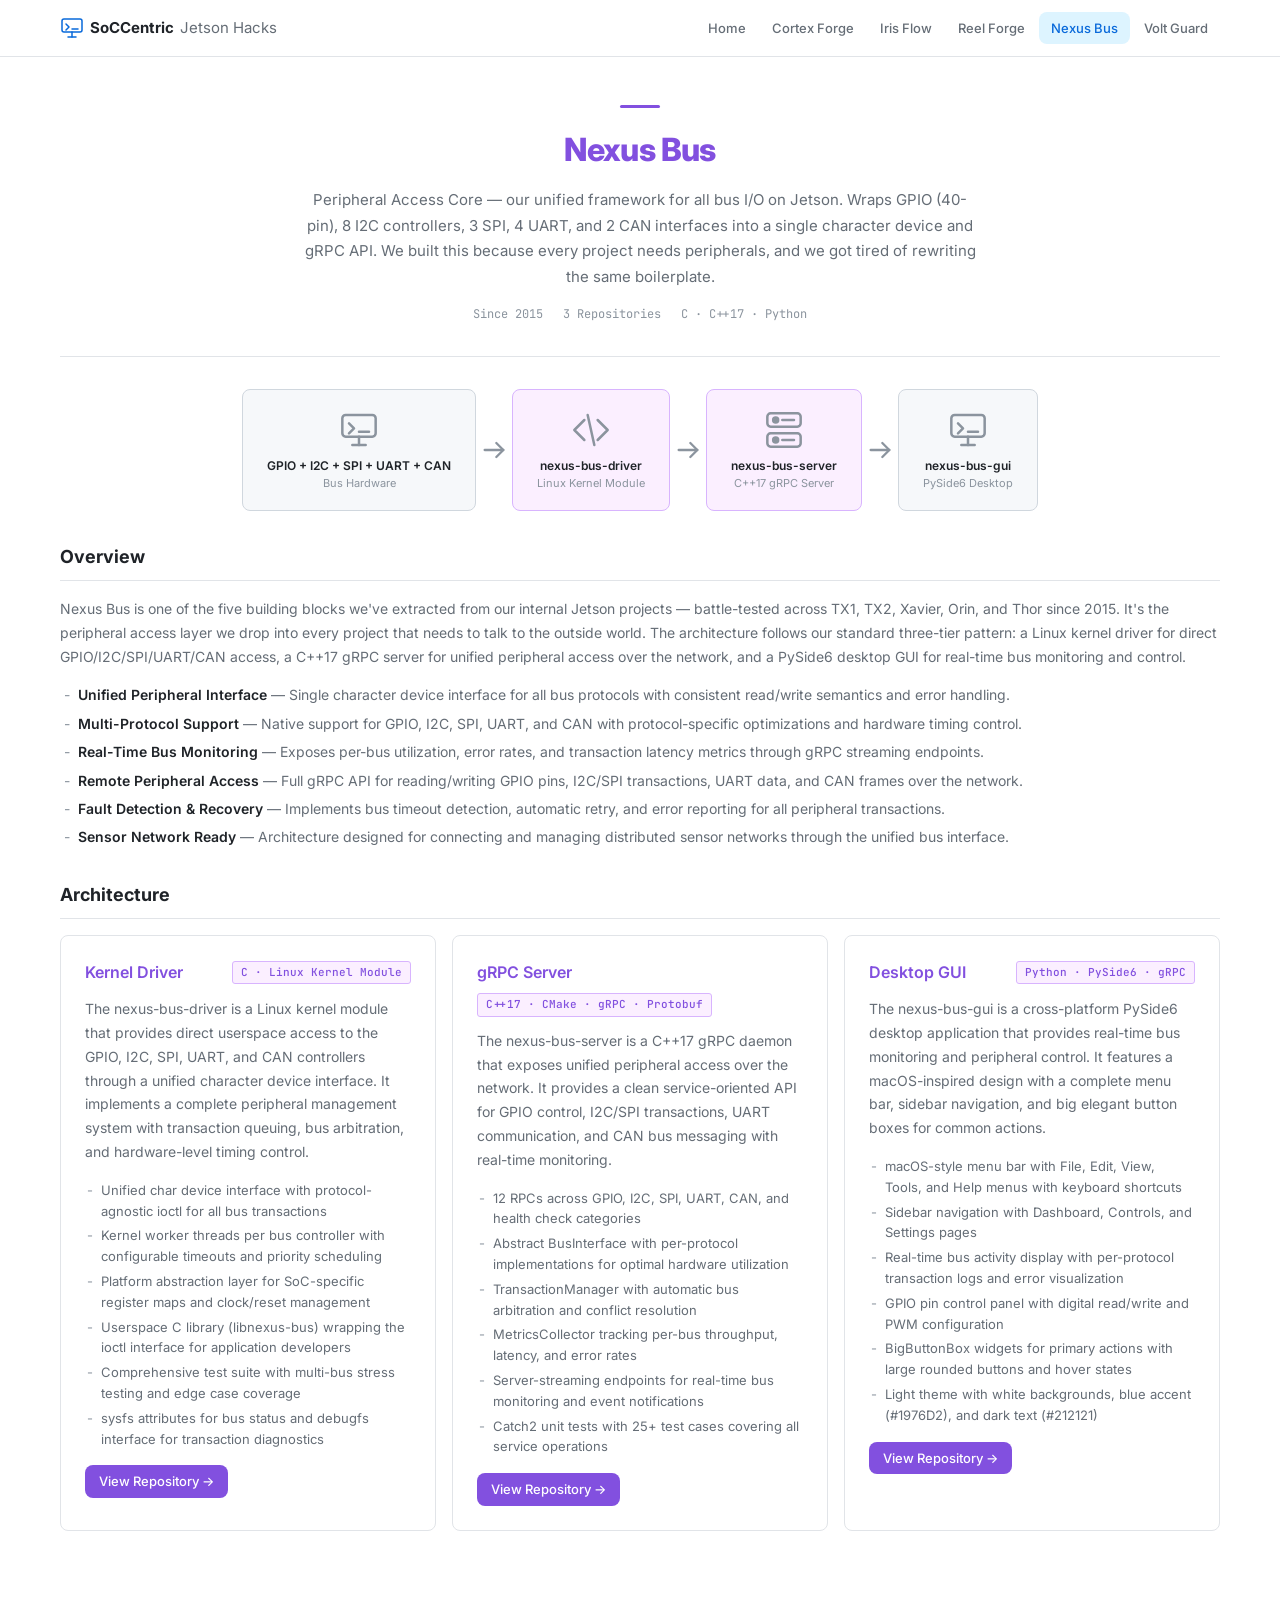
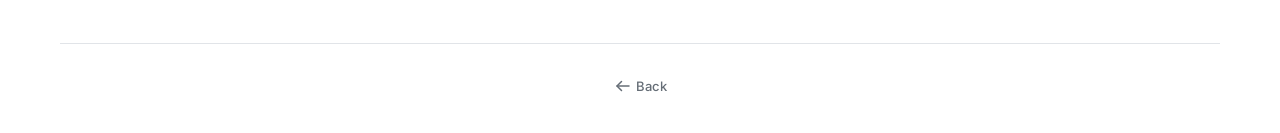
<file: nexus-bus.html>
<!DOCTYPE html>
<html lang="en">
<head>
  <meta charset="UTF-8">
  <meta name="viewport" content="width=device-width, initial-scale=1.0">
  <title>Nexus Bus — Peripheral Core | SoCCentric Jetson Hacks</title>
  <link rel="stylesheet" href="style.css">
  <link rel="icon" type="image/svg+xml" href="data:image/svg+xml,<svg xmlns='http://www.w3.org/2000/svg' viewBox='0 0 100 100'><text y='.9em' font-size='90' fill='%238250df'>⚡</text></svg>">
  <style>
    .project-header h1 { color: var(--nb); }
    .sub-card h3 { color: var(--nb); }
    .sub-card .repo-link { background: var(--nb); }
    .sub-card .tech { background: #fbefff; color: var(--nb); border-color: #d8b4fe; }
  </style>
</head>
<body>

  <nav class="nav">
    <div class="nav-inner">
      <a href="index.html" class="nav-logo">
        <svg class="logo-icon" viewBox="0 0 24 24" fill="none" stroke="currentColor" stroke-width="1.5" stroke-linecap="round" stroke-linejoin="round">
          <rect x="2" y="3" width="20" height="13" rx="2"/><line x1="8" y1="21" x2="16" y2="21"/><line x1="12" y1="16" x2="12" y2="21"/><polyline points="6 8 9 11 6 14"/><line x1="12" y1="13" x2="18" y2="13"/>
        </svg>
        SoCCentric <span>Jetson Hacks</span>
      </a>
      <ul class="nav-links">
        <li><a href="index.html">Home</a></li>
        <li><a href="cortex-forge.html">Cortex Forge</a></li>
        <li><a href="iris-flow.html">Iris Flow</a></li>
        <li><a href="reel-forge.html">Reel Forge</a></li>
        <li><a href="nexus-bus.html" class="active">Nexus Bus</a></li>
        <li><a href="volt-guard.html">Volt Guard</a></li>
      </ul>
    </div>
  </nav>

  <div class="container">
    <div class="project-page">

      <div class="project-header">
        <div class="color-bar" style="background:var(--nb)"></div>
        <h1>Nexus Bus</h1>
        <p class="subtitle">Peripheral Access Core — our unified framework for all bus I/O on Jetson. Wraps GPIO (40-pin), 8 I2C controllers, 3 SPI, 4 UART, and 2 CAN interfaces into a single character device and gRPC API. We built this because every project needs peripherals, and we got tired of rewriting the same boilerplate.</p>
        <div class="project-meta">
          <span>Since 2015</span>
          <span>3 Repositories</span>
          <span>C · C++17 · Python</span>
        </div>
      </div>

      <div class="flow-track" style="padding:0 0 32px">
        <div class="flow-step" style="background:#f6f8fa;border-color:#d0d7de;">
          <svg class="step-icon" viewBox="0 0 24 24" fill="none" stroke="currentColor" stroke-width="1.5" stroke-linecap="round" stroke-linejoin="round"><rect x="2" y="3" width="20" height="13" rx="2"/><line x1="8" y1="21" x2="16" y2="21"/><line x1="12" y1="16" x2="12" y2="21"/><polyline points="6 8 9 11 6 14"/><line x1="12" y1="13" x2="18" y2="13"/></svg>
          <span class="step-label">GPIO + I2C + SPI + UART + CAN<small>Bus Hardware</small></span>
        </div>
        <div class="flow-connector"><svg viewBox="0 0 24 24" fill="none" stroke="currentColor" stroke-width="2" stroke-linecap="round" stroke-linejoin="round"><path d="M4 12h16"/><polyline points="14 6 20 12 14 18"/></svg></div>
        <div class="flow-step" style="background:#fbefff;border-color:#d8b4fe;">
          <svg class="step-icon" viewBox="0 0 24 24" fill="none" stroke="currentColor" stroke-width="1.5" stroke-linecap="round" stroke-linejoin="round"><polyline points="16 18 22 12 16 6"/><polyline points="8 6 2 12 8 18"/><line x1="10" y1="3" x2="14" y2="21"/></svg>
          <span class="step-label">nexus-bus-driver<small>Linux Kernel Module</small></span>
        </div>
        <div class="flow-connector"><svg viewBox="0 0 24 24" fill="none" stroke="currentColor" stroke-width="2" stroke-linecap="round" stroke-linejoin="round"><path d="M4 12h16"/><polyline points="14 6 20 12 14 18"/></svg></div>
        <div class="flow-step" style="background:#fbefff;border-color:#d8b4fe;">
          <svg class="step-icon" viewBox="0 0 24 24" fill="none" stroke="currentColor" stroke-width="1.5" stroke-linecap="round" stroke-linejoin="round"><rect x="2" y="2" width="20" height="8" rx="2"/><rect x="2" y="14" width="20" height="8" rx="2"/><circle cx="7" cy="6" r="1.5" fill="currentColor"/><circle cx="7" cy="18" r="1.5" fill="currentColor"/><line x1="11" y1="6" x2="18" y2="6"/><line x1="11" y1="18" x2="18" y2="18"/></svg>
          <span class="step-label">nexus-bus-server<small>C++17 gRPC Server</small></span>
        </div>
        <div class="flow-connector"><svg viewBox="0 0 24 24" fill="none" stroke="currentColor" stroke-width="2" stroke-linecap="round" stroke-linejoin="round"><path d="M4 12h16"/><polyline points="14 6 20 12 14 18"/></svg></div>
        <div class="flow-step" style="background:#f6f8fa;border-color:#d0d7de;">
          <svg class="step-icon" viewBox="0 0 24 24" fill="none" stroke="currentColor" stroke-width="1.5" stroke-linecap="round" stroke-linejoin="round"><rect x="2" y="3" width="20" height="13" rx="2"/><line x1="8" y1="21" x2="16" y2="21"/><line x1="12" y1="16" x2="12" y2="21"/><polyline points="6 8 9 11 6 14"/><line x1="12" y1="13" x2="18" y2="13"/></svg>
          <span class="step-label">nexus-bus-gui<small>PySide6 Desktop</small></span>
        </div>
      </div>

      <div class="section">
        <h2>Overview</h2>
        <p>Nexus Bus is one of the five building blocks we've extracted from our internal Jetson projects — battle-tested across TX1, TX2, Xavier, Orin, and Thor since 2015. It's the peripheral access layer we drop into every project that needs to talk to the outside world. The architecture follows our standard three-tier pattern: a Linux kernel driver for direct GPIO/I2C/SPI/UART/CAN access, a C++17 gRPC server for unified peripheral access over the network, and a PySide6 desktop GUI for real-time bus monitoring and control.</p>
        <ul>
          <li><strong>Unified Peripheral Interface</strong> — Single character device interface for all bus protocols with consistent read/write semantics and error handling.</li>
          <li><strong>Multi-Protocol Support</strong> — Native support for GPIO, I2C, SPI, UART, and CAN with protocol-specific optimizations and hardware timing control.</li>
          <li><strong>Real-Time Bus Monitoring</strong> — Exposes per-bus utilization, error rates, and transaction latency metrics through gRPC streaming endpoints.</li>
          <li><strong>Remote Peripheral Access</strong> — Full gRPC API for reading/writing GPIO pins, I2C/SPI transactions, UART data, and CAN frames over the network.</li>
          <li><strong>Fault Detection &amp; Recovery</strong> — Implements bus timeout detection, automatic retry, and error reporting for all peripheral transactions.</li>
          <li><strong>Sensor Network Ready</strong> — Architecture designed for connecting and managing distributed sensor networks through the unified bus interface.</li>
        </ul>
      </div>

      <div class="section">
        <h2>Architecture</h2>
        <div class="sub-grid">
          <div class="sub-card">
            <div class="sub-header">
              <h3>Kernel Driver</h3>
              <span class="tech">C · Linux Kernel Module</span>
            </div>
            <p>The nexus-bus-driver is a Linux kernel module that provides direct userspace access to the GPIO, I2C, SPI, UART, and CAN controllers through a unified character device interface. It implements a complete peripheral management system with transaction queuing, bus arbitration, and hardware-level timing control.</p>
            <ul>
              <li>Unified char device interface with protocol-agnostic ioctl for all bus transactions</li>
              <li>Kernel worker threads per bus controller with configurable timeouts and priority scheduling</li>
              <li>Platform abstraction layer for SoC-specific register maps and clock/reset management</li>
              <li>Userspace C library (libnexus-bus) wrapping the ioctl interface for application developers</li>
              <li>Comprehensive test suite with multi-bus stress testing and edge case coverage</li>
              <li>sysfs attributes for bus status and debugfs interface for transaction diagnostics</li>
            </ul>
            <a class="repo-link" href="https://github.com/soccentric-jetson-oss/nexus-bus-driver">View Repository →</a>
          </div>
          <div class="sub-card">
            <div class="sub-header">
              <h3>gRPC Server</h3>
              <span class="tech">C++17 · CMake · gRPC · Protobuf</span>
            </div>
            <p>The nexus-bus-server is a C++17 gRPC daemon that exposes unified peripheral access over the network. It provides a clean service-oriented API for GPIO control, I2C/SPI transactions, UART communication, and CAN bus messaging with real-time monitoring.</p>
            <ul>
              <li>12 RPCs across GPIO, I2C, SPI, UART, CAN, and health check categories</li>
              <li>Abstract BusInterface with per-protocol implementations for optimal hardware utilization</li>
              <li>TransactionManager with automatic bus arbitration and conflict resolution</li>
              <li>MetricsCollector tracking per-bus throughput, latency, and error rates</li>
              <li>Server-streaming endpoints for real-time bus monitoring and event notifications</li>
              <li>Catch2 unit tests with 25+ test cases covering all service operations</li>
            </ul>
            <a class="repo-link" href="https://github.com/soccentric-jetson-oss/nexus-bus-server">View Repository →</a>
          </div>
          <div class="sub-card">
            <div class="sub-header">
              <h3>Desktop GUI</h3>
              <span class="tech">Python · PySide6 · gRPC</span>
            </div>
            <p>The nexus-bus-gui is a cross-platform PySide6 desktop application that provides real-time bus monitoring and peripheral control. It features a macOS-inspired design with a complete menu bar, sidebar navigation, and big elegant button boxes for common actions.</p>
            <ul>
              <li>macOS-style menu bar with File, Edit, View, Tools, and Help menus with keyboard shortcuts</li>
              <li>Sidebar navigation with Dashboard, Controls, and Settings pages</li>
              <li>Real-time bus activity display with per-protocol transaction logs and error visualization</li>
              <li>GPIO pin control panel with digital read/write and PWM configuration</li>
              <li>BigButtonBox widgets for primary actions with large rounded buttons and hover states</li>
              <li>Light theme with white backgrounds, blue accent (#1976D2), and dark text (#212121)</li>
            </ul>
            <a class="repo-link" href="https://github.com/soccentric-jetson-oss/nexus-bus-gui">View Repository →</a>
          </div>
        </div>
      </div>

    </div>
    <div class="footer">
      <p><a href="index.html" class="back-link">
        <svg viewBox="0 0 24 24" fill="none" stroke="currentColor" stroke-width="2" stroke-linecap="round" stroke-linejoin="round"><path d="M20 12H4"/><polyline points="10 6 4 12 10 18"/></svg>
        Back
      </a></p>
    </div>
  </div>

</body>
</html>
</file>
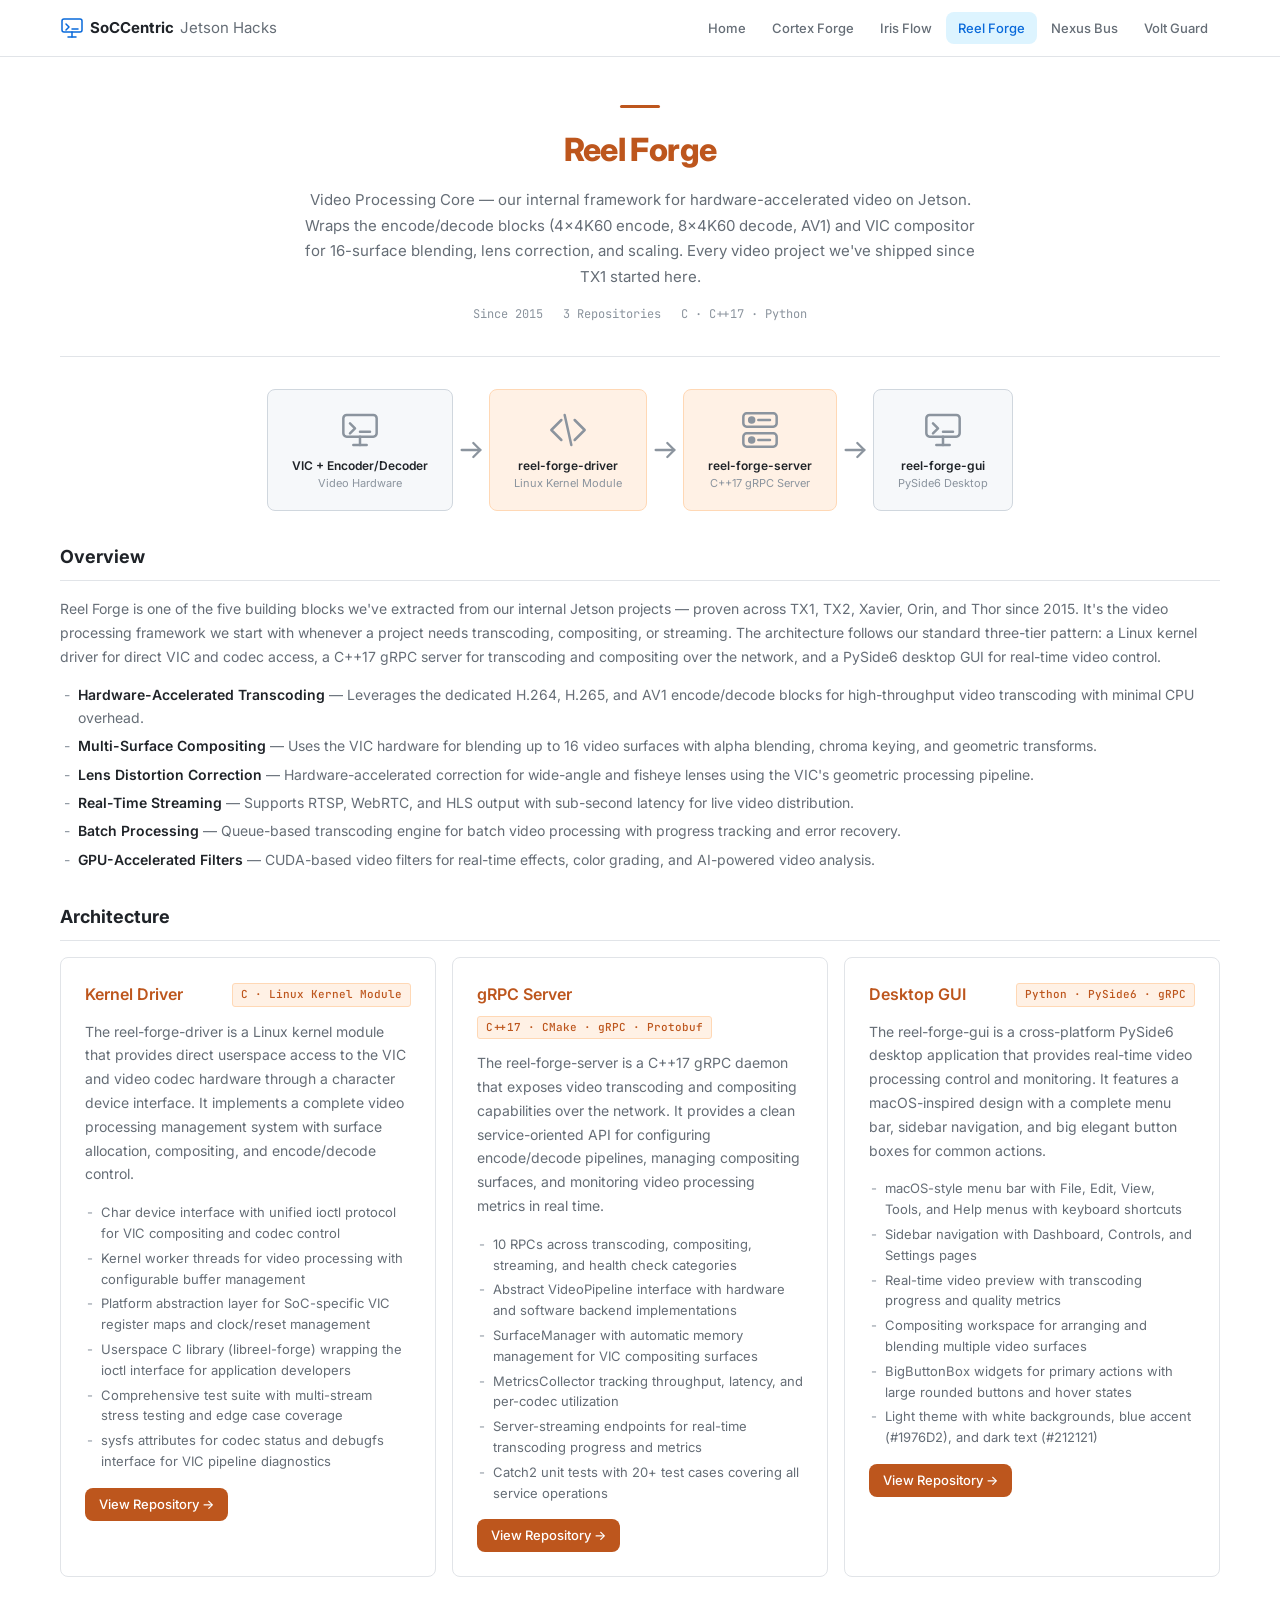
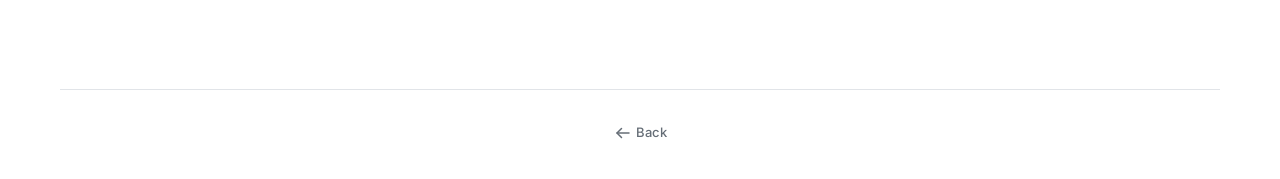
<file: reel-forge.html>
<!DOCTYPE html>
<html lang="en">
<head>
  <meta charset="UTF-8">
  <meta name="viewport" content="width=device-width, initial-scale=1.0">
  <title>Reel Forge — Video Core | SoCCentric Jetson Hacks</title>
  <link rel="stylesheet" href="style.css">
  <link rel="icon" type="image/svg+xml" href="data:image/svg+xml,<svg xmlns='http://www.w3.org/2000/svg' viewBox='0 0 100 100'><text y='.9em' font-size='90' fill='%23bd561d'>⚡</text></svg>">
  <style>
    .project-header h1 { color: var(--rf); }
    .sub-card h3 { color: var(--rf); }
    .sub-card .repo-link { background: var(--rf); }
    .sub-card .tech { background: #fff1e5; color: var(--rf); border-color: #ffd8b5; }
  </style>
</head>
<body>

  <nav class="nav">
    <div class="nav-inner">
      <a href="index.html" class="nav-logo">
        <svg class="logo-icon" viewBox="0 0 24 24" fill="none" stroke="currentColor" stroke-width="1.5" stroke-linecap="round" stroke-linejoin="round">
          <rect x="2" y="3" width="20" height="13" rx="2"/><line x1="8" y1="21" x2="16" y2="21"/><line x1="12" y1="16" x2="12" y2="21"/><polyline points="6 8 9 11 6 14"/><line x1="12" y1="13" x2="18" y2="13"/>
        </svg>
        SoCCentric <span>Jetson Hacks</span>
      </a>
      <ul class="nav-links">
        <li><a href="index.html">Home</a></li>
        <li><a href="cortex-forge.html">Cortex Forge</a></li>
        <li><a href="iris-flow.html">Iris Flow</a></li>
        <li><a href="reel-forge.html" class="active">Reel Forge</a></li>
        <li><a href="nexus-bus.html">Nexus Bus</a></li>
        <li><a href="volt-guard.html">Volt Guard</a></li>
      </ul>
    </div>
  </nav>

  <div class="container">
    <div class="project-page">

      <div class="project-header">
        <div class="color-bar" style="background:var(--rf)"></div>
        <h1>Reel Forge</h1>
        <p class="subtitle">Video Processing Core — our internal framework for hardware-accelerated video on Jetson. Wraps the encode/decode blocks (4×4K60 encode, 8×4K60 decode, AV1) and VIC compositor for 16-surface blending, lens correction, and scaling. Every video project we've shipped since TX1 started here.</p>
        <div class="project-meta">
          <span>Since 2015</span>
          <span>3 Repositories</span>
          <span>C · C++17 · Python</span>
        </div>
      </div>

      <div class="flow-track" style="padding:0 0 32px">
        <div class="flow-step" style="background:#f6f8fa;border-color:#d0d7de;">
          <svg class="step-icon" viewBox="0 0 24 24" fill="none" stroke="currentColor" stroke-width="1.5" stroke-linecap="round" stroke-linejoin="round"><rect x="2" y="3" width="20" height="13" rx="2"/><line x1="8" y1="21" x2="16" y2="21"/><line x1="12" y1="16" x2="12" y2="21"/><polyline points="6 8 9 11 6 14"/><line x1="12" y1="13" x2="18" y2="13"/></svg>
          <span class="step-label">VIC + Encoder/Decoder<small>Video Hardware</small></span>
        </div>
        <div class="flow-connector"><svg viewBox="0 0 24 24" fill="none" stroke="currentColor" stroke-width="2" stroke-linecap="round" stroke-linejoin="round"><path d="M4 12h16"/><polyline points="14 6 20 12 14 18"/></svg></div>
        <div class="flow-step" style="background:#fff1e5;border-color:#ffd8b5;">
          <svg class="step-icon" viewBox="0 0 24 24" fill="none" stroke="currentColor" stroke-width="1.5" stroke-linecap="round" stroke-linejoin="round"><polyline points="16 18 22 12 16 6"/><polyline points="8 6 2 12 8 18"/><line x1="10" y1="3" x2="14" y2="21"/></svg>
          <span class="step-label">reel-forge-driver<small>Linux Kernel Module</small></span>
        </div>
        <div class="flow-connector"><svg viewBox="0 0 24 24" fill="none" stroke="currentColor" stroke-width="2" stroke-linecap="round" stroke-linejoin="round"><path d="M4 12h16"/><polyline points="14 6 20 12 14 18"/></svg></div>
        <div class="flow-step" style="background:#fff1e5;border-color:#ffd8b5;">
          <svg class="step-icon" viewBox="0 0 24 24" fill="none" stroke="currentColor" stroke-width="1.5" stroke-linecap="round" stroke-linejoin="round"><rect x="2" y="2" width="20" height="8" rx="2"/><rect x="2" y="14" width="20" height="8" rx="2"/><circle cx="7" cy="6" r="1.5" fill="currentColor"/><circle cx="7" cy="18" r="1.5" fill="currentColor"/><line x1="11" y1="6" x2="18" y2="6"/><line x1="11" y1="18" x2="18" y2="18"/></svg>
          <span class="step-label">reel-forge-server<small>C++17 gRPC Server</small></span>
        </div>
        <div class="flow-connector"><svg viewBox="0 0 24 24" fill="none" stroke="currentColor" stroke-width="2" stroke-linecap="round" stroke-linejoin="round"><path d="M4 12h16"/><polyline points="14 6 20 12 14 18"/></svg></div>
        <div class="flow-step" style="background:#f6f8fa;border-color:#d0d7de;">
          <svg class="step-icon" viewBox="0 0 24 24" fill="none" stroke="currentColor" stroke-width="1.5" stroke-linecap="round" stroke-linejoin="round"><rect x="2" y="3" width="20" height="13" rx="2"/><line x1="8" y1="21" x2="16" y2="21"/><line x1="12" y1="16" x2="12" y2="21"/><polyline points="6 8 9 11 6 14"/><line x1="12" y1="13" x2="18" y2="13"/></svg>
          <span class="step-label">reel-forge-gui<small>PySide6 Desktop</small></span>
        </div>
      </div>

      <div class="section">
        <h2>Overview</h2>
        <p>Reel Forge is one of the five building blocks we've extracted from our internal Jetson projects — proven across TX1, TX2, Xavier, Orin, and Thor since 2015. It's the video processing framework we start with whenever a project needs transcoding, compositing, or streaming. The architecture follows our standard three-tier pattern: a Linux kernel driver for direct VIC and codec access, a C++17 gRPC server for transcoding and compositing over the network, and a PySide6 desktop GUI for real-time video control.</p>
        <ul>
          <li><strong>Hardware-Accelerated Transcoding</strong> — Leverages the dedicated H.264, H.265, and AV1 encode/decode blocks for high-throughput video transcoding with minimal CPU overhead.</li>
          <li><strong>Multi-Surface Compositing</strong> — Uses the VIC hardware for blending up to 16 video surfaces with alpha blending, chroma keying, and geometric transforms.</li>
          <li><strong>Lens Distortion Correction</strong> — Hardware-accelerated correction for wide-angle and fisheye lenses using the VIC's geometric processing pipeline.</li>
          <li><strong>Real-Time Streaming</strong> — Supports RTSP, WebRTC, and HLS output with sub-second latency for live video distribution.</li>
          <li><strong>Batch Processing</strong> — Queue-based transcoding engine for batch video processing with progress tracking and error recovery.</li>
          <li><strong>GPU-Accelerated Filters</strong> — CUDA-based video filters for real-time effects, color grading, and AI-powered video analysis.</li>
        </ul>
      </div>

      <div class="section">
        <h2>Architecture</h2>
        <div class="sub-grid">
          <div class="sub-card">
            <div class="sub-header">
              <h3>Kernel Driver</h3>
              <span class="tech">C · Linux Kernel Module</span>
            </div>
            <p>The reel-forge-driver is a Linux kernel module that provides direct userspace access to the VIC and video codec hardware through a character device interface. It implements a complete video processing management system with surface allocation, compositing, and encode/decode control.</p>
            <ul>
              <li>Char device interface with unified ioctl protocol for VIC compositing and codec control</li>
              <li>Kernel worker threads for video processing with configurable buffer management</li>
              <li>Platform abstraction layer for SoC-specific VIC register maps and clock/reset management</li>
              <li>Userspace C library (libreel-forge) wrapping the ioctl interface for application developers</li>
              <li>Comprehensive test suite with multi-stream stress testing and edge case coverage</li>
              <li>sysfs attributes for codec status and debugfs interface for VIC pipeline diagnostics</li>
            </ul>
            <a class="repo-link" href="https://github.com/soccentric-jetson-oss/reel-forge-driver">View Repository →</a>
          </div>
          <div class="sub-card">
            <div class="sub-header">
              <h3>gRPC Server</h3>
              <span class="tech">C++17 · CMake · gRPC · Protobuf</span>
            </div>
            <p>The reel-forge-server is a C++17 gRPC daemon that exposes video transcoding and compositing capabilities over the network. It provides a clean service-oriented API for configuring encode/decode pipelines, managing compositing surfaces, and monitoring video processing metrics in real time.</p>
            <ul>
              <li>10 RPCs across transcoding, compositing, streaming, and health check categories</li>
              <li>Abstract VideoPipeline interface with hardware and software backend implementations</li>
              <li>SurfaceManager with automatic memory management for VIC compositing surfaces</li>
              <li>MetricsCollector tracking throughput, latency, and per-codec utilization</li>
              <li>Server-streaming endpoints for real-time transcoding progress and metrics</li>
              <li>Catch2 unit tests with 20+ test cases covering all service operations</li>
            </ul>
            <a class="repo-link" href="https://github.com/soccentric-jetson-oss/reel-forge-server">View Repository →</a>
          </div>
          <div class="sub-card">
            <div class="sub-header">
              <h3>Desktop GUI</h3>
              <span class="tech">Python · PySide6 · gRPC</span>
            </div>
            <p>The reel-forge-gui is a cross-platform PySide6 desktop application that provides real-time video processing control and monitoring. It features a macOS-inspired design with a complete menu bar, sidebar navigation, and big elegant button boxes for common actions.</p>
            <ul>
              <li>macOS-style menu bar with File, Edit, View, Tools, and Help menus with keyboard shortcuts</li>
              <li>Sidebar navigation with Dashboard, Controls, and Settings pages</li>
              <li>Real-time video preview with transcoding progress and quality metrics</li>
              <li>Compositing workspace for arranging and blending multiple video surfaces</li>
              <li>BigButtonBox widgets for primary actions with large rounded buttons and hover states</li>
              <li>Light theme with white backgrounds, blue accent (#1976D2), and dark text (#212121)</li>
            </ul>
            <a class="repo-link" href="https://github.com/soccentric-jetson-oss/reel-forge-gui">View Repository →</a>
          </div>
        </div>
      </div>

    </div>
    <div class="footer">
      <p><a href="index.html" class="back-link">
        <svg viewBox="0 0 24 24" fill="none" stroke="currentColor" stroke-width="2" stroke-linecap="round" stroke-linejoin="round"><path d="M20 12H4"/><polyline points="10 6 4 12 10 18"/></svg>
        Back
      </a></p>
    </div>
  </div>

</body>
</html>
</file>
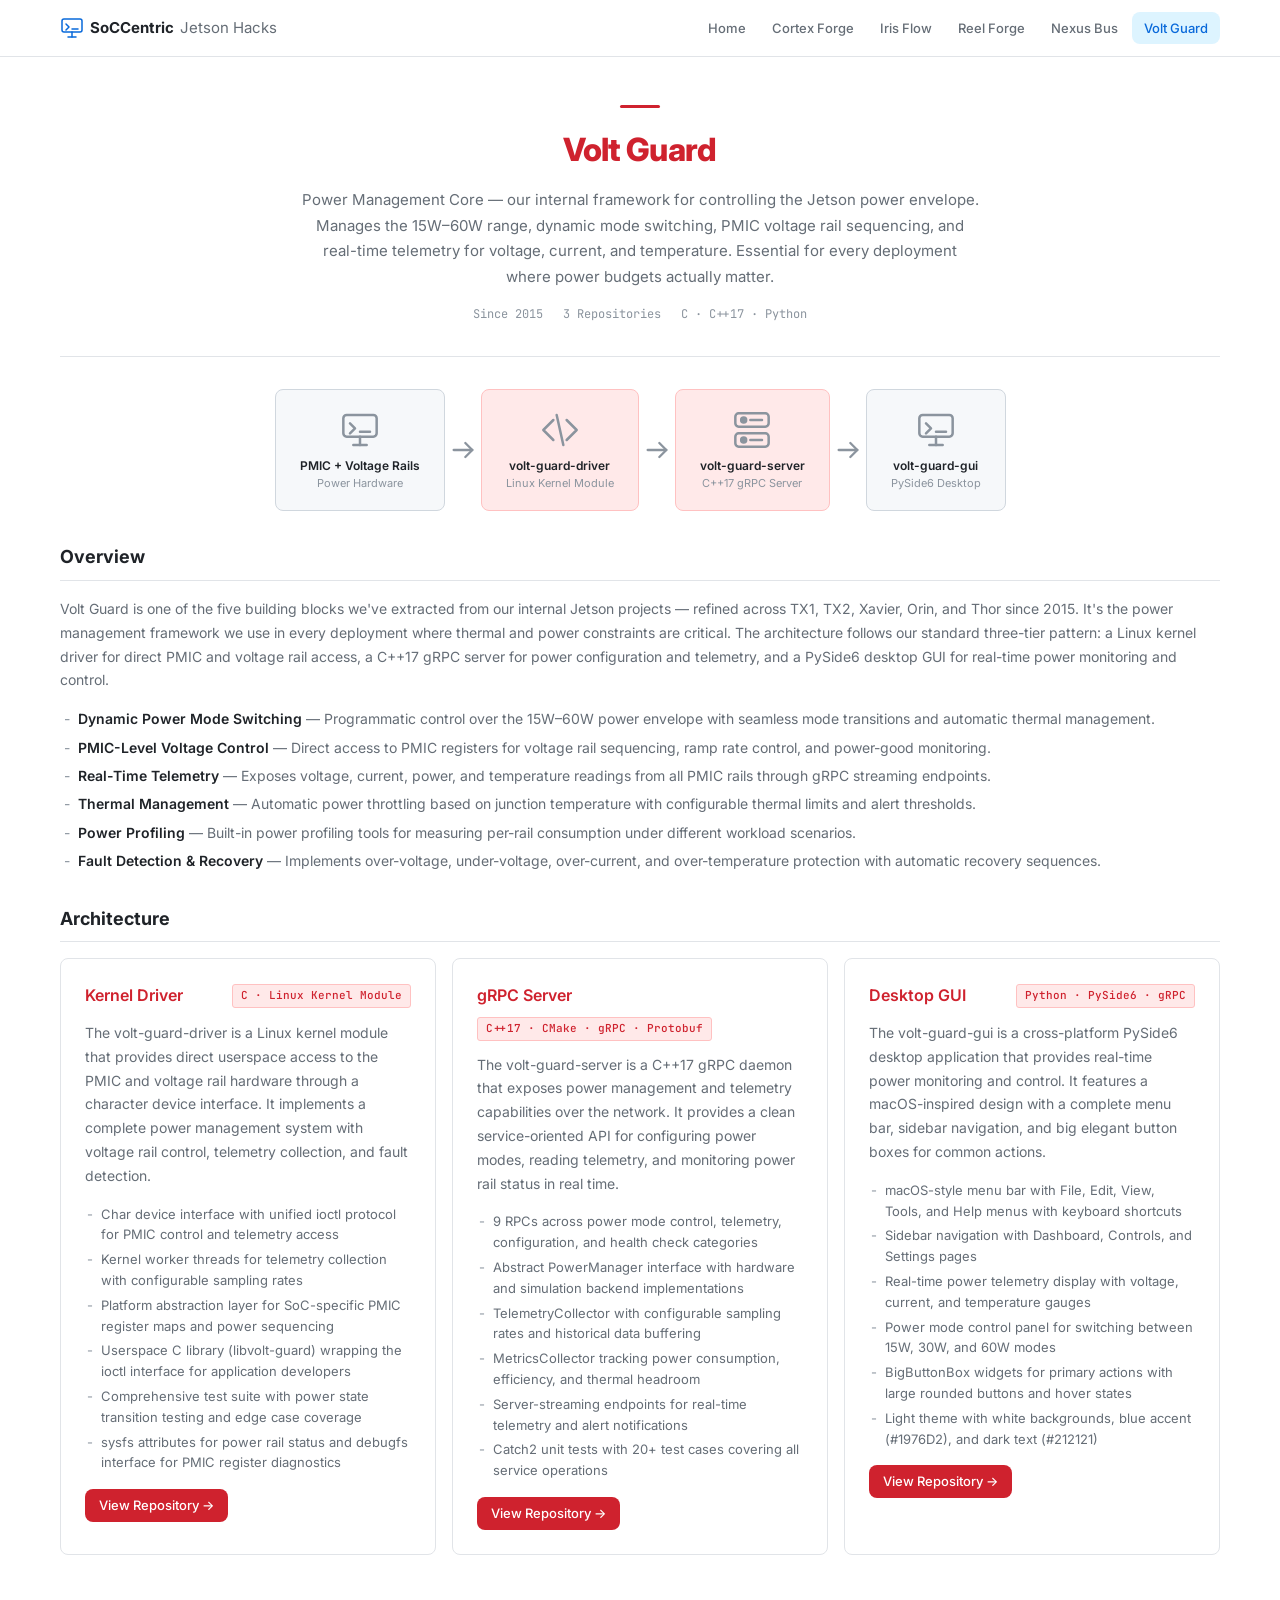
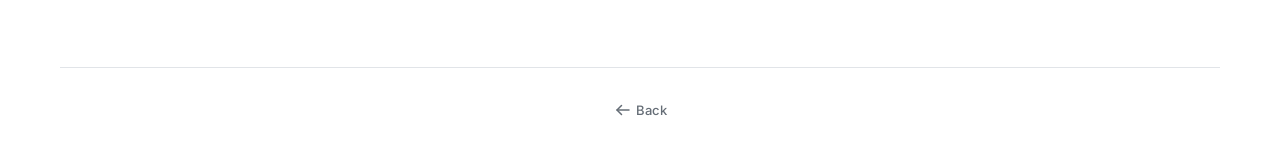
<file: volt-guard.html>
<!DOCTYPE html>
<html lang="en">
<head>
  <meta charset="UTF-8">
  <meta name="viewport" content="width=device-width, initial-scale=1.0">
  <title>Volt Guard — Power Core | SoCCentric Jetson Hacks</title>
  <link rel="stylesheet" href="style.css">
  <link rel="icon" type="image/svg+xml" href="data:image/svg+xml,<svg xmlns='http://www.w3.org/2000/svg' viewBox='0 0 100 100'><text y='.9em' font-size='90' fill='%23cf222e'>⚡</text></svg>">
  <style>
    .project-header h1 { color: var(--vg); }
    .sub-card h3 { color: var(--vg); }
    .sub-card .repo-link { background: var(--vg); }
    .sub-card .tech { background: #ffe9e9; color: var(--vg); border-color: #ffc1c1; }
  </style>
</head>
<body>

  <nav class="nav">
    <div class="nav-inner">
      <a href="index.html" class="nav-logo">
        <svg class="logo-icon" viewBox="0 0 24 24" fill="none" stroke="currentColor" stroke-width="1.5" stroke-linecap="round" stroke-linejoin="round">
          <rect x="2" y="3" width="20" height="13" rx="2"/><line x1="8" y1="21" x2="16" y2="21"/><line x1="12" y1="16" x2="12" y2="21"/><polyline points="6 8 9 11 6 14"/><line x1="12" y1="13" x2="18" y2="13"/>
        </svg>
        SoCCentric <span>Jetson Hacks</span>
      </a>
      <ul class="nav-links">
        <li><a href="index.html">Home</a></li>
        <li><a href="cortex-forge.html">Cortex Forge</a></li>
        <li><a href="iris-flow.html">Iris Flow</a></li>
        <li><a href="reel-forge.html">Reel Forge</a></li>
        <li><a href="nexus-bus.html">Nexus Bus</a></li>
        <li><a href="volt-guard.html" class="active">Volt Guard</a></li>
      </ul>
    </div>
  </nav>

  <div class="container">
    <div class="project-page">

      <div class="project-header">
        <div class="color-bar" style="background:var(--vg)"></div>
        <h1>Volt Guard</h1>
        <p class="subtitle">Power Management Core — our internal framework for controlling the Jetson power envelope. Manages the 15W–60W range, dynamic mode switching, PMIC voltage rail sequencing, and real-time telemetry for voltage, current, and temperature. Essential for every deployment where power budgets actually matter.</p>
        <div class="project-meta">
          <span>Since 2015</span>
          <span>3 Repositories</span>
          <span>C · C++17 · Python</span>
        </div>
      </div>

      <div class="flow-track" style="padding:0 0 32px">
        <div class="flow-step" style="background:#f6f8fa;border-color:#d0d7de;">
          <svg class="step-icon" viewBox="0 0 24 24" fill="none" stroke="currentColor" stroke-width="1.5" stroke-linecap="round" stroke-linejoin="round"><rect x="2" y="3" width="20" height="13" rx="2"/><line x1="8" y1="21" x2="16" y2="21"/><line x1="12" y1="16" x2="12" y2="21"/><polyline points="6 8 9 11 6 14"/><line x1="12" y1="13" x2="18" y2="13"/></svg>
          <span class="step-label">PMIC + Voltage Rails<small>Power Hardware</small></span>
        </div>
        <div class="flow-connector"><svg viewBox="0 0 24 24" fill="none" stroke="currentColor" stroke-width="2" stroke-linecap="round" stroke-linejoin="round"><path d="M4 12h16"/><polyline points="14 6 20 12 14 18"/></svg></div>
        <div class="flow-step" style="background:#ffe9e9;border-color:#ffc1c1;">
          <svg class="step-icon" viewBox="0 0 24 24" fill="none" stroke="currentColor" stroke-width="1.5" stroke-linecap="round" stroke-linejoin="round"><polyline points="16 18 22 12 16 6"/><polyline points="8 6 2 12 8 18"/><line x1="10" y1="3" x2="14" y2="21"/></svg>
          <span class="step-label">volt-guard-driver<small>Linux Kernel Module</small></span>
        </div>
        <div class="flow-connector"><svg viewBox="0 0 24 24" fill="none" stroke="currentColor" stroke-width="2" stroke-linecap="round" stroke-linejoin="round"><path d="M4 12h16"/><polyline points="14 6 20 12 14 18"/></svg></div>
        <div class="flow-step" style="background:#ffe9e9;border-color:#ffc1c1;">
          <svg class="step-icon" viewBox="0 0 24 24" fill="none" stroke="currentColor" stroke-width="1.5" stroke-linecap="round" stroke-linejoin="round"><rect x="2" y="2" width="20" height="8" rx="2"/><rect x="2" y="14" width="20" height="8" rx="2"/><circle cx="7" cy="6" r="1.5" fill="currentColor"/><circle cx="7" cy="18" r="1.5" fill="currentColor"/><line x1="11" y1="6" x2="18" y2="6"/><line x1="11" y1="18" x2="18" y2="18"/></svg>
          <span class="step-label">volt-guard-server<small>C++17 gRPC Server</small></span>
        </div>
        <div class="flow-connector"><svg viewBox="0 0 24 24" fill="none" stroke="currentColor" stroke-width="2" stroke-linecap="round" stroke-linejoin="round"><path d="M4 12h16"/><polyline points="14 6 20 12 14 18"/></svg></div>
        <div class="flow-step" style="background:#f6f8fa;border-color:#d0d7de;">
          <svg class="step-icon" viewBox="0 0 24 24" fill="none" stroke="currentColor" stroke-width="1.5" stroke-linecap="round" stroke-linejoin="round"><rect x="2" y="3" width="20" height="13" rx="2"/><line x1="8" y1="21" x2="16" y2="21"/><line x1="12" y1="16" x2="12" y2="21"/><polyline points="6 8 9 11 6 14"/><line x1="12" y1="13" x2="18" y2="13"/></svg>
          <span class="step-label">volt-guard-gui<small>PySide6 Desktop</small></span>
        </div>
      </div>

      <div class="section">
        <h2>Overview</h2>
        <p>Volt Guard is one of the five building blocks we've extracted from our internal Jetson projects — refined across TX1, TX2, Xavier, Orin, and Thor since 2015. It's the power management framework we use in every deployment where thermal and power constraints are critical. The architecture follows our standard three-tier pattern: a Linux kernel driver for direct PMIC and voltage rail access, a C++17 gRPC server for power configuration and telemetry, and a PySide6 desktop GUI for real-time power monitoring and control.</p>
        <ul>
          <li><strong>Dynamic Power Mode Switching</strong> — Programmatic control over the 15W–60W power envelope with seamless mode transitions and automatic thermal management.</li>
          <li><strong>PMIC-Level Voltage Control</strong> — Direct access to PMIC registers for voltage rail sequencing, ramp rate control, and power-good monitoring.</li>
          <li><strong>Real-Time Telemetry</strong> — Exposes voltage, current, power, and temperature readings from all PMIC rails through gRPC streaming endpoints.</li>
          <li><strong>Thermal Management</strong> — Automatic power throttling based on junction temperature with configurable thermal limits and alert thresholds.</li>
          <li><strong>Power Profiling</strong> — Built-in power profiling tools for measuring per-rail consumption under different workload scenarios.</li>
          <li><strong>Fault Detection &amp; Recovery</strong> — Implements over-voltage, under-voltage, over-current, and over-temperature protection with automatic recovery sequences.</li>
        </ul>
      </div>

      <div class="section">
        <h2>Architecture</h2>
        <div class="sub-grid">
          <div class="sub-card">
            <div class="sub-header">
              <h3>Kernel Driver</h3>
              <span class="tech">C · Linux Kernel Module</span>
            </div>
            <p>The volt-guard-driver is a Linux kernel module that provides direct userspace access to the PMIC and voltage rail hardware through a character device interface. It implements a complete power management system with voltage rail control, telemetry collection, and fault detection.</p>
            <ul>
              <li>Char device interface with unified ioctl protocol for PMIC control and telemetry access</li>
              <li>Kernel worker threads for telemetry collection with configurable sampling rates</li>
              <li>Platform abstraction layer for SoC-specific PMIC register maps and power sequencing</li>
              <li>Userspace C library (libvolt-guard) wrapping the ioctl interface for application developers</li>
              <li>Comprehensive test suite with power state transition testing and edge case coverage</li>
              <li>sysfs attributes for power rail status and debugfs interface for PMIC register diagnostics</li>
            </ul>
            <a class="repo-link" href="https://github.com/soccentric-jetson-oss/volt-guard-driver">View Repository →</a>
          </div>
          <div class="sub-card">
            <div class="sub-header">
              <h3>gRPC Server</h3>
              <span class="tech">C++17 · CMake · gRPC · Protobuf</span>
            </div>
            <p>The volt-guard-server is a C++17 gRPC daemon that exposes power management and telemetry capabilities over the network. It provides a clean service-oriented API for configuring power modes, reading telemetry, and monitoring power rail status in real time.</p>
            <ul>
              <li>9 RPCs across power mode control, telemetry, configuration, and health check categories</li>
              <li>Abstract PowerManager interface with hardware and simulation backend implementations</li>
              <li>TelemetryCollector with configurable sampling rates and historical data buffering</li>
              <li>MetricsCollector tracking power consumption, efficiency, and thermal headroom</li>
              <li>Server-streaming endpoints for real-time telemetry and alert notifications</li>
              <li>Catch2 unit tests with 20+ test cases covering all service operations</li>
            </ul>
            <a class="repo-link" href="https://github.com/soccentric-jetson-oss/volt-guard-server">View Repository →</a>
          </div>
          <div class="sub-card">
            <div class="sub-header">
              <h3>Desktop GUI</h3>
              <span class="tech">Python · PySide6 · gRPC</span>
            </div>
            <p>The volt-guard-gui is a cross-platform PySide6 desktop application that provides real-time power monitoring and control. It features a macOS-inspired design with a complete menu bar, sidebar navigation, and big elegant button boxes for common actions.</p>
            <ul>
              <li>macOS-style menu bar with File, Edit, View, Tools, and Help menus with keyboard shortcuts</li>
              <li>Sidebar navigation with Dashboard, Controls, and Settings pages</li>
              <li>Real-time power telemetry display with voltage, current, and temperature gauges</li>
              <li>Power mode control panel for switching between 15W, 30W, and 60W modes</li>
              <li>BigButtonBox widgets for primary actions with large rounded buttons and hover states</li>
              <li>Light theme with white backgrounds, blue accent (#1976D2), and dark text (#212121)</li>
            </ul>
            <a class="repo-link" href="https://github.com/soccentric-jetson-oss/volt-guard-gui">View Repository →</a>
          </div>
        </div>
      </div>

    </div>
    <div class="footer">
      <p><a href="index.html" class="back-link">
        <svg viewBox="0 0 24 24" fill="none" stroke="currentColor" stroke-width="2" stroke-linecap="round" stroke-linejoin="round"><path d="M20 12H4"/><polyline points="10 6 4 12 10 18"/></svg>
        Back
      </a></p>
    </div>
  </div>

</body>
</html>
</file>
<file: style.css>
/* ═══════════════════════════════════════════════════════════════════════════
   SoCCentric Jetson Hacks — Clean, Honest Design
   ═══════════════════════════════════════════════════════════════════════════ */

@import url('https://fonts.googleapis.com/css2?family=Inter:wght@400;500;600;700;800&family=JetBrains+Mono:wght@400;500&display=swap');

:root {
  --bg: #ffffff;
  --bg-muted: #f6f8fa;
  --bg-card: #ffffff;
  --border: #e1e4e8;
  --border-hover: #d1d5db;
  --text: #1f2328;
  --text-secondary: #656d76;
  --text-tertiary: #8b949e;
  --accent: #0969da;
  --accent-bg: #ddf4ff;
  --radius: 8px;
  --font-sans: 'Inter', -apple-system, BlinkMacSystemFont, 'Segoe UI', sans-serif;
  --font-mono: 'JetBrains Mono', 'SF Mono', 'Fira Code', monospace;

  --cf: #0969da;
  --if: #1a7f37;
  --rf: #bd561d;
  --nb: #8250df;
  --vg: #cf222e;
}

* { margin: 0; padding: 0; box-sizing: border-box; }

body {
  font-family: var(--font-sans);
  background: var(--bg);
  color: var(--text);
  line-height: 1.6;
  -webkit-font-smoothing: antialiased;
}

.container {
  max-width: 1200px;
  margin: 0 auto;
  padding: 0 20px;
}

/* ── Navigation ────────────────────────────────────────────────────────── */
.nav {
  border-bottom: 1px solid var(--border);
  background: var(--bg);
  position: sticky;
  top: 0;
  z-index: 100;
}

.nav-inner {
  max-width: 1200px;
  margin: 0 auto;
  display: flex;
  align-items: center;
  height: 56px;
  padding: 0 20px;
  gap: 24px;
}

.nav-logo {
  font-weight: 700;
  font-size: 15px;
  color: var(--text);
  text-decoration: none;
  white-space: nowrap;
  display: flex;
  align-items: center;
  gap: 6px;
}

.nav-logo .logo-icon {
  width: 24px;
  height: 24px;
  color: var(--accent);
}

.nav-logo span { color: var(--text-secondary); font-weight: 400; }

.nav-links {
  display: flex;
  gap: 2px;
  list-style: none;
  margin-left: auto;
  overflow-x: auto;
}

.nav-links a {
  display: block;
  padding: 6px 12px;
  border-radius: var(--radius);
  font-size: 13px;
  font-weight: 500;
  color: var(--text-secondary);
  text-decoration: none;
  transition: all .15s;
  white-space: nowrap;
}

.nav-links a:hover { background: var(--bg-muted); color: var(--text); }
.nav-links a.active { background: var(--accent-bg); color: var(--accent); }

/* ── Hero ──────────────────────────────────────────────────────────────── */
.hero {
  padding: 80px 0 48px;
  text-align: center;
}

.hero h1 {
  font-size: 40px;
  font-weight: 800;
  letter-spacing: -0.03em;
  line-height: 1.15;
  margin-bottom: 16px;
}

.hero h1 span { color: var(--text-secondary); font-weight: 400; }

.hero p {
  color: var(--text-secondary);
  font-size: 16px;
  max-width: 640px;
  margin: 0 auto;
  line-height: 1.7;
}

/* ── Stats ─────────────────────────────────────────────────────────────── */
.stats {
  display: flex;
  justify-content: center;
  gap: 40px;
  padding: 32px 0;
  border-top: 1px solid var(--border);
  border-bottom: 1px solid var(--border);
  margin-bottom: 48px;
  flex-wrap: wrap;
}

.stat-item { text-align: center; }

.stat-num {
  font-size: 28px;
  font-weight: 700;
  color: var(--text);
}

.stat-label {
  font-size: 12px;
  color: var(--text-tertiary);
  font-weight: 500;
  text-transform: uppercase;
  letter-spacing: 0.05em;
  margin-top: 2px;
}

/* ── Section ───────────────────────────────────────────────────────────── */
.section-header {
  text-align: center;
  margin-bottom: 32px;
}

.section-header h2 {
  font-size: 24px;
  font-weight: 700;
  letter-spacing: -0.02em;
  margin-bottom: 8px;
}

.section-header p {
  color: var(--text-secondary);
  font-size: 15px;
  max-width: 500px;
  margin: 0 auto;
}

/* ── Flow Diagram ──────────────────────────────────────────────────────── */
.flow-track {
  display: flex;
  align-items: center;
  justify-content: center;
  gap: 0;
  flex-wrap: wrap;
  padding: 24px 0 48px;
}

.flow-step {
  display: flex;
  flex-direction: column;
  align-items: center;
  gap: 8px;
  padding: 20px 24px;
  border-radius: var(--radius);
  border: 1px solid var(--border);
  background: var(--bg-card);
  min-width: 120px;
}

.flow-step .step-icon {
  width: 40px;
  height: 40px;
  color: var(--text-tertiary);
}

.flow-step .step-label {
  font-size: 12px;
  font-weight: 600;
  text-align: center;
  line-height: 1.3;
}

.flow-step .step-label small {
  display: block;
  font-weight: 400;
  font-size: 11px;
  color: var(--text-tertiary);
  margin-top: 2px;
}

.flow-connector {
  display: flex;
  align-items: center;
  padding: 0 4px;
  color: var(--text-tertiary);
}

.flow-connector svg { width: 28px; height: 28px; }

/* ── Project Cards ─────────────────────────────────────────────────────── */
.projects {
  display: grid;
  grid-template-columns: repeat(3, 1fr);
  gap: 16px;
  padding-bottom: 48px;
}

.project-card {
  display: block;
  padding: 24px;
  border-radius: var(--radius);
  border: 1px solid var(--border);
  background: var(--bg-card);
  text-decoration: none;
  color: inherit;
  transition: all .15s;
}

.project-card:hover {
  border-color: var(--border-hover);
  box-shadow: 0 1px 4px rgba(0,0,0,.04);
}

.project-card .card-top {
  display: flex;
  align-items: center;
  gap: 10px;
  margin-bottom: 8px;
}

.project-card .color-dot {
  width: 10px;
  height: 10px;
  border-radius: 50%;
  flex-shrink: 0;
}

.project-card h2 {
  font-size: 16px;
  font-weight: 600;
}

.project-card .card-subtitle {
  font-size: 12px;
  color: var(--text-tertiary);
  font-family: var(--font-mono);
  margin-bottom: 8px;
}

.project-card .summary {
  color: var(--text-secondary);
  font-size: 14px;
  line-height: 1.6;
  margin-bottom: 12px;
}

.project-card .tags {
  display: flex;
  gap: 4px;
  flex-wrap: wrap;
}

.project-card .tag {
  display: inline-block;
  padding: 2px 8px;
  border-radius: 3px;
  font-size: 11px;
  font-weight: 500;
  background: var(--bg-muted);
  border: 1px solid var(--border);
  color: var(--text-secondary);
}

/* ── Project Page ──────────────────────────────────────────────────────── */
.project-page { padding: 48px 0; }

.project-header {
  text-align: center;
  padding-bottom: 32px;
  border-bottom: 1px solid var(--border);
  margin-bottom: 32px;
}

.project-header .color-bar {
  width: 40px;
  height: 3px;
  border-radius: 2px;
  margin: 0 auto 16px;
}

.project-header h1 {
  font-size: 32px;
  font-weight: 800;
  letter-spacing: -0.02em;
  margin-bottom: 12px;
}

.project-header .subtitle {
  color: var(--text-secondary);
  font-size: 15px;
  max-width: 680px;
  margin: 0 auto;
  line-height: 1.7;
}

.project-meta {
  display: flex;
  justify-content: center;
  gap: 20px;
  margin-top: 16px;
  flex-wrap: wrap;
}

.project-meta span {
  font-size: 12px;
  color: var(--text-tertiary);
  font-family: var(--font-mono);
}

/* ── Section ───────────────────────────────────────────────────────────── */
.section { margin-bottom: 32px; }

.section h2 {
  font-size: 18px;
  font-weight: 700;
  margin-bottom: 16px;
  padding-bottom: 8px;
  border-bottom: 1px solid var(--border);
}

.section p {
  color: var(--text-secondary);
  font-size: 14px;
  line-height: 1.7;
  margin-bottom: 16px;
}

.section ul {
  padding-left: 0;
  list-style: none;
}

.section li {
  font-size: 14px;
  margin-bottom: 6px;
  color: var(--text-secondary);
  padding-left: 18px;
  position: relative;
  line-height: 1.6;
}

.section li::before {
  content: "-";
  position: absolute;
  left: 4px;
  color: var(--text-tertiary);
}

.section li strong { color: var(--text); font-weight: 600; }

/* ── Sub-project Cards ────────────────────────────────────────────────── */
.sub-grid {
  display: grid;
  grid-template-columns: repeat(3, 1fr);
  gap: 16px;
}

.sub-card {
  padding: 24px;
  border-radius: var(--radius);
  border: 1px solid var(--border);
  background: var(--bg-card);
}

.sub-card .sub-header {
  display: flex;
  align-items: center;
  justify-content: space-between;
  margin-bottom: 12px;
  flex-wrap: wrap;
  gap: 8px;
}

.sub-card h3 { font-size: 16px; font-weight: 600; }

.sub-card .tech {
  display: inline-block;
  padding: 2px 8px;
  border-radius: 3px;
  font-size: 11px;
  font-weight: 500;
  font-family: var(--font-mono);
  background: var(--bg-muted);
  border: 1px solid var(--border);
  color: var(--text-tertiary);
}

.sub-card p {
  color: var(--text-secondary);
  font-size: 14px;
  line-height: 1.7;
  margin-bottom: 16px;
}

.sub-card ul { margin-bottom: 16px; }

.sub-card li {
  font-size: 13px;
  margin-bottom: 4px;
  color: var(--text-secondary);
  padding-left: 16px;
  position: relative;
  line-height: 1.6;
}

.sub-card li::before {
  content: "-";
  position: absolute;
  left: 2px;
  color: var(--text-tertiary);
}

.sub-card .repo-link {
  display: inline-flex;
  align-items: center;
  gap: 4px;
  padding: 6px 14px;
  border-radius: var(--radius);
  font-size: 13px;
  font-weight: 500;
  text-decoration: none;
  color: #fff;
  transition: opacity .15s;
}

.sub-card .repo-link:hover { opacity: .85; }

/* ── Back Link ─────────────────────────────────────────────────────────── */
.back-link {
  display: inline-flex;
  align-items: center;
  gap: 4px;
  font-size: 13px;
  font-weight: 500;
  color: var(--text-secondary);
  text-decoration: none;
  transition: color .15s;
}

.back-link:hover { color: var(--text); }

.back-link svg { width: 18px; height: 18px; }

/* ── Footer ────────────────────────────────────────────────────────────── */
.footer {
  text-align: center;
  padding: 32px 0;
  border-top: 1px solid var(--border);
  margin-top: 32px;
}

.footer p { color: var(--text-tertiary); font-size: 13px; }

.footer a {
  color: var(--text-secondary);
  text-decoration: none;
  font-weight: 500;
}

.footer a:hover { color: var(--accent); }

/* ── Responsive ───────────────────────────────────────────────────────── */
@media (max-width: 1024px) {
  .projects { grid-template-columns: repeat(2, 1fr); }
  .sub-grid { grid-template-columns: repeat(2, 1fr); }
}

@media (max-width: 768px) {
  .hero h1 { font-size: 28px; }
  .flow-track { flex-direction: column; gap: 2px; }
  .flow-connector { transform: rotate(90deg); padding: 2px 0; }
  .nav-inner { height: auto; padding: 8px 0; gap: 8px; flex-wrap: wrap; }
  .nav-links { padding-bottom: 4px; }
  .stats { gap: 24px; }
  .stat-num { font-size: 22px; }
  .projects { grid-template-columns: 1fr; }
  .sub-grid { grid-template-columns: 1fr; }
}
</file>
